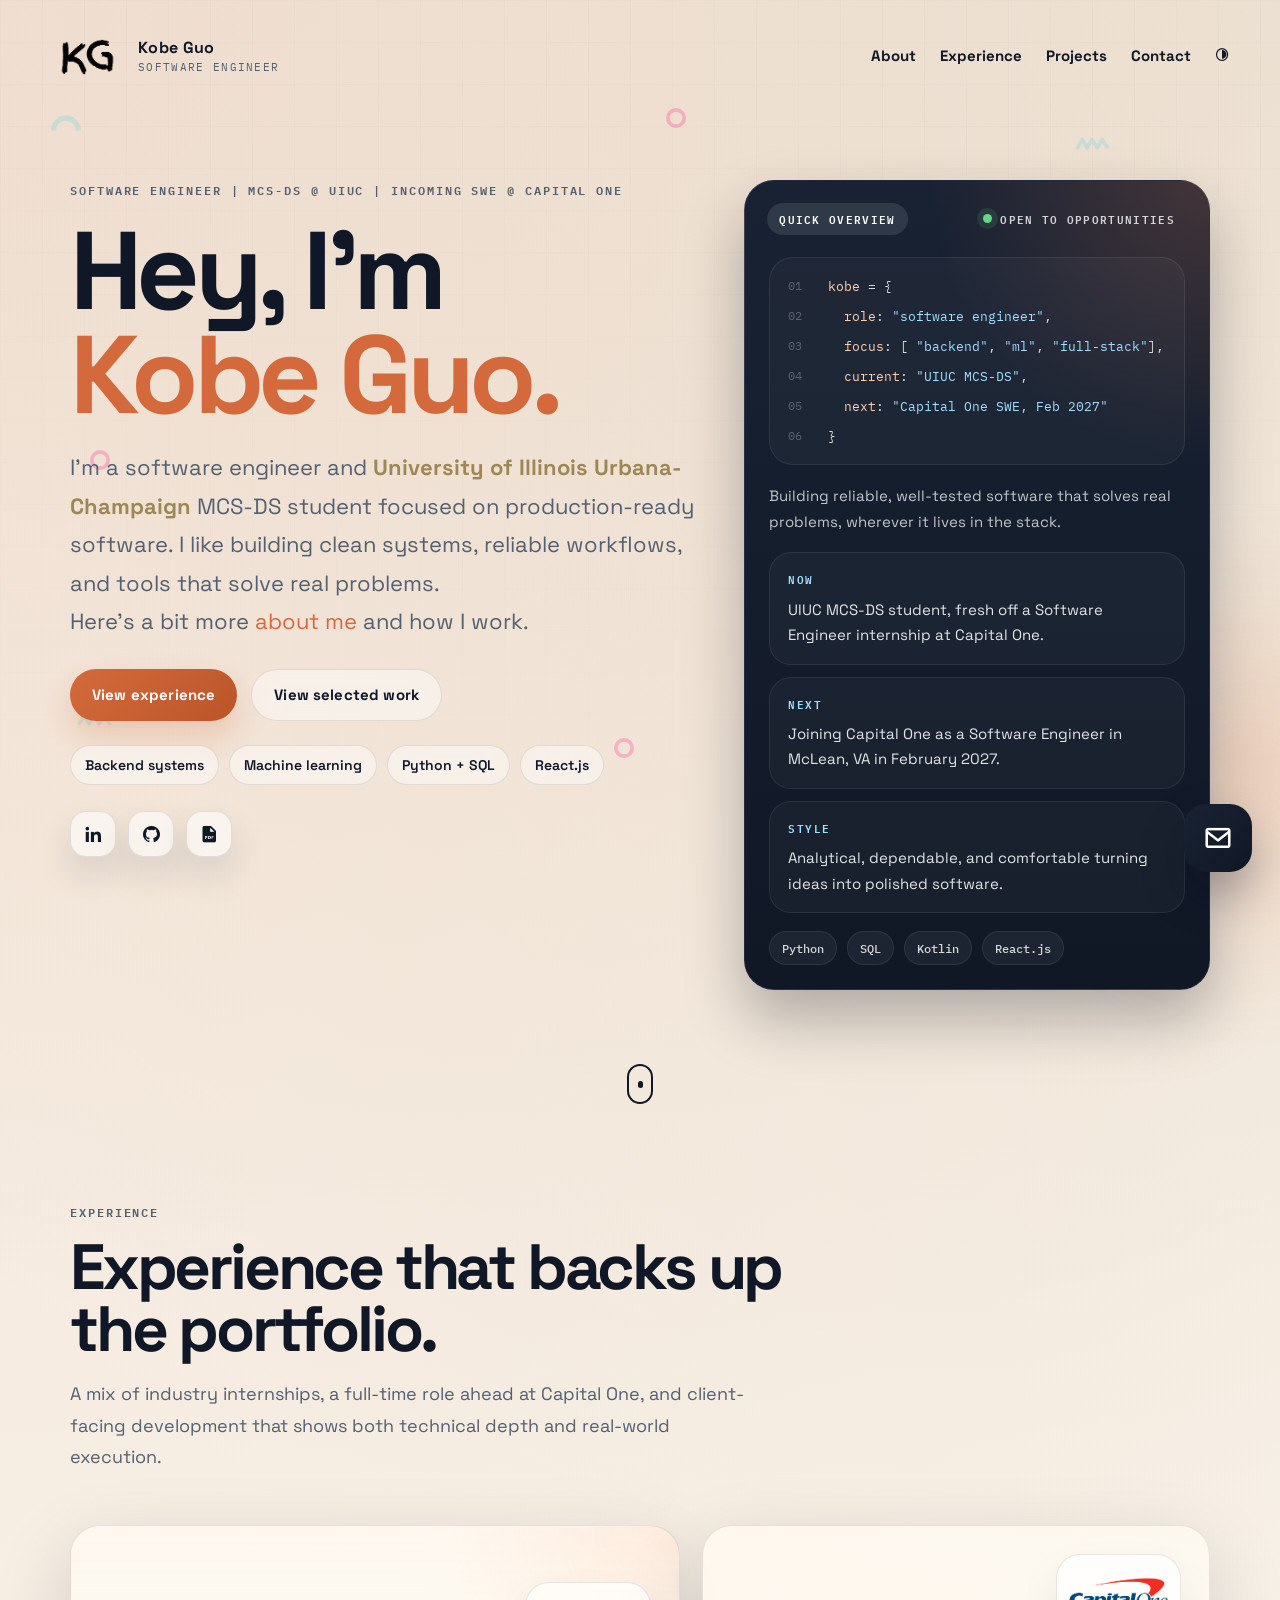
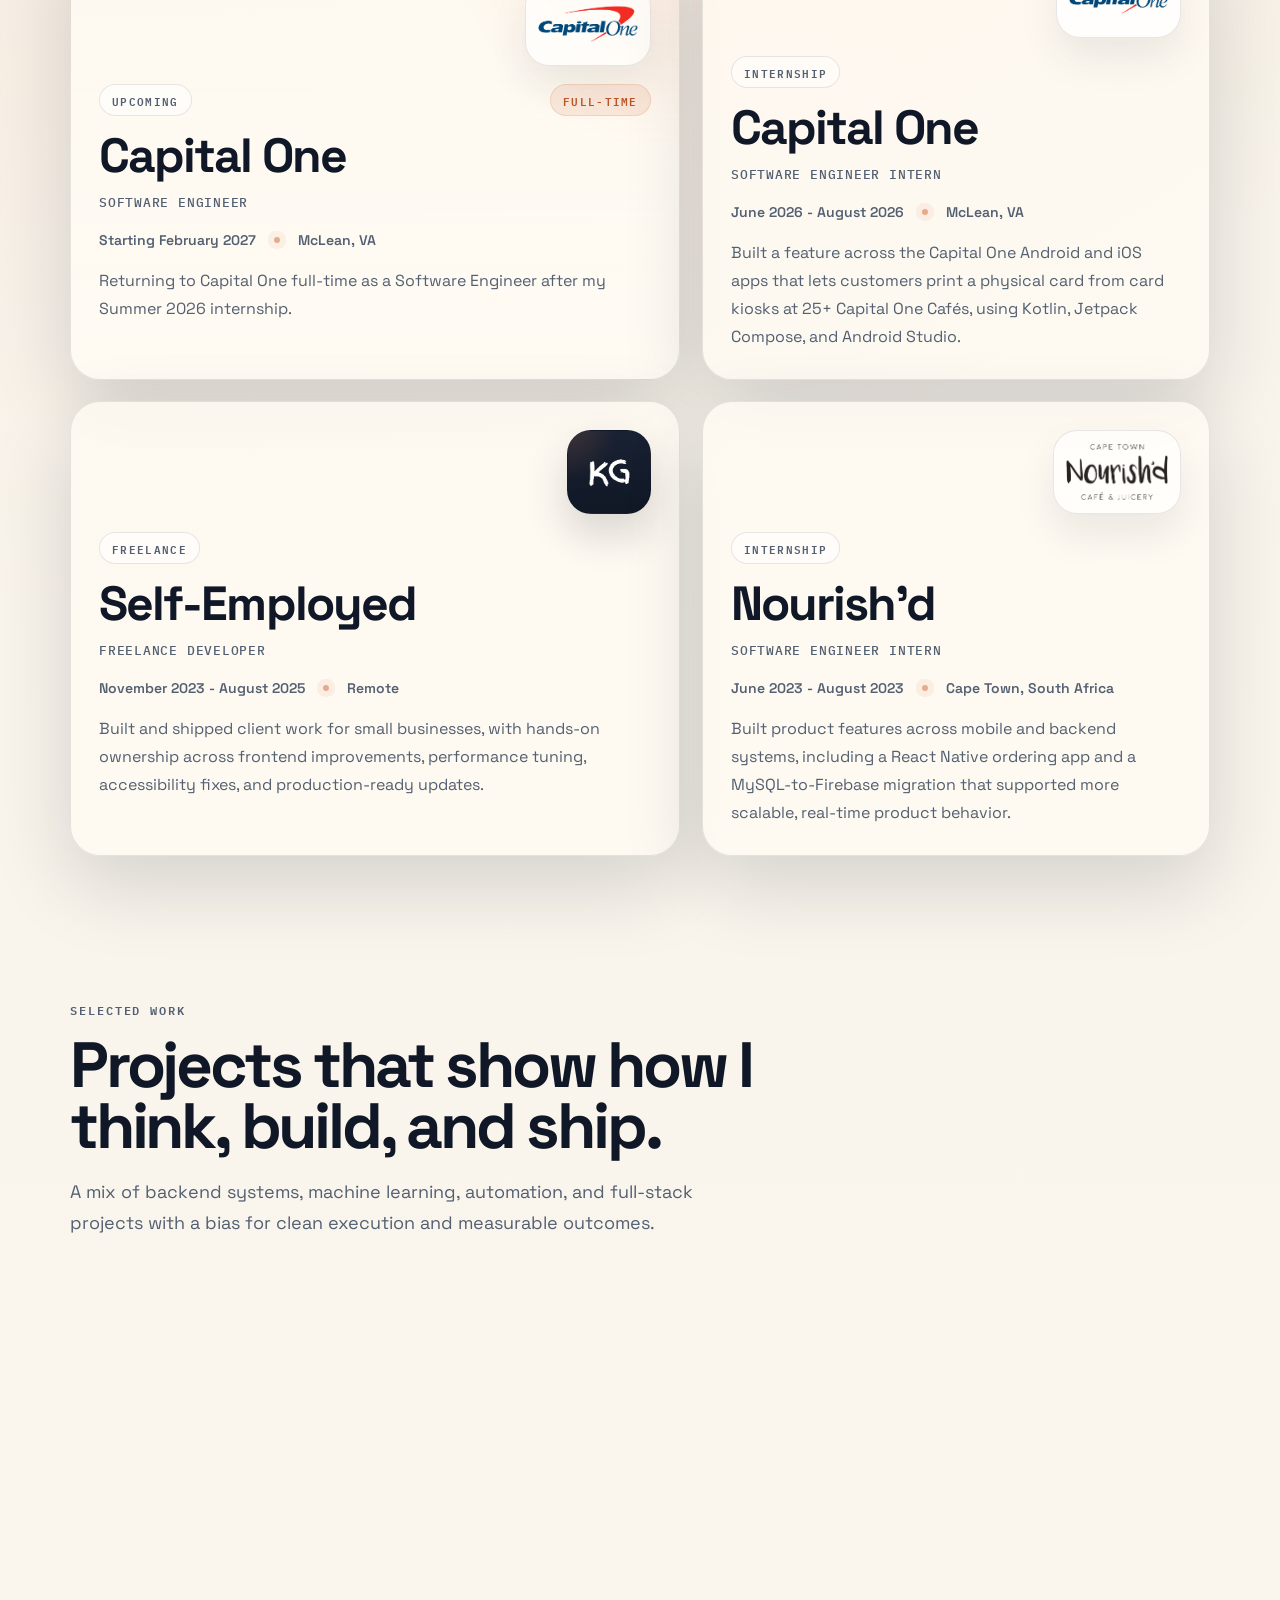
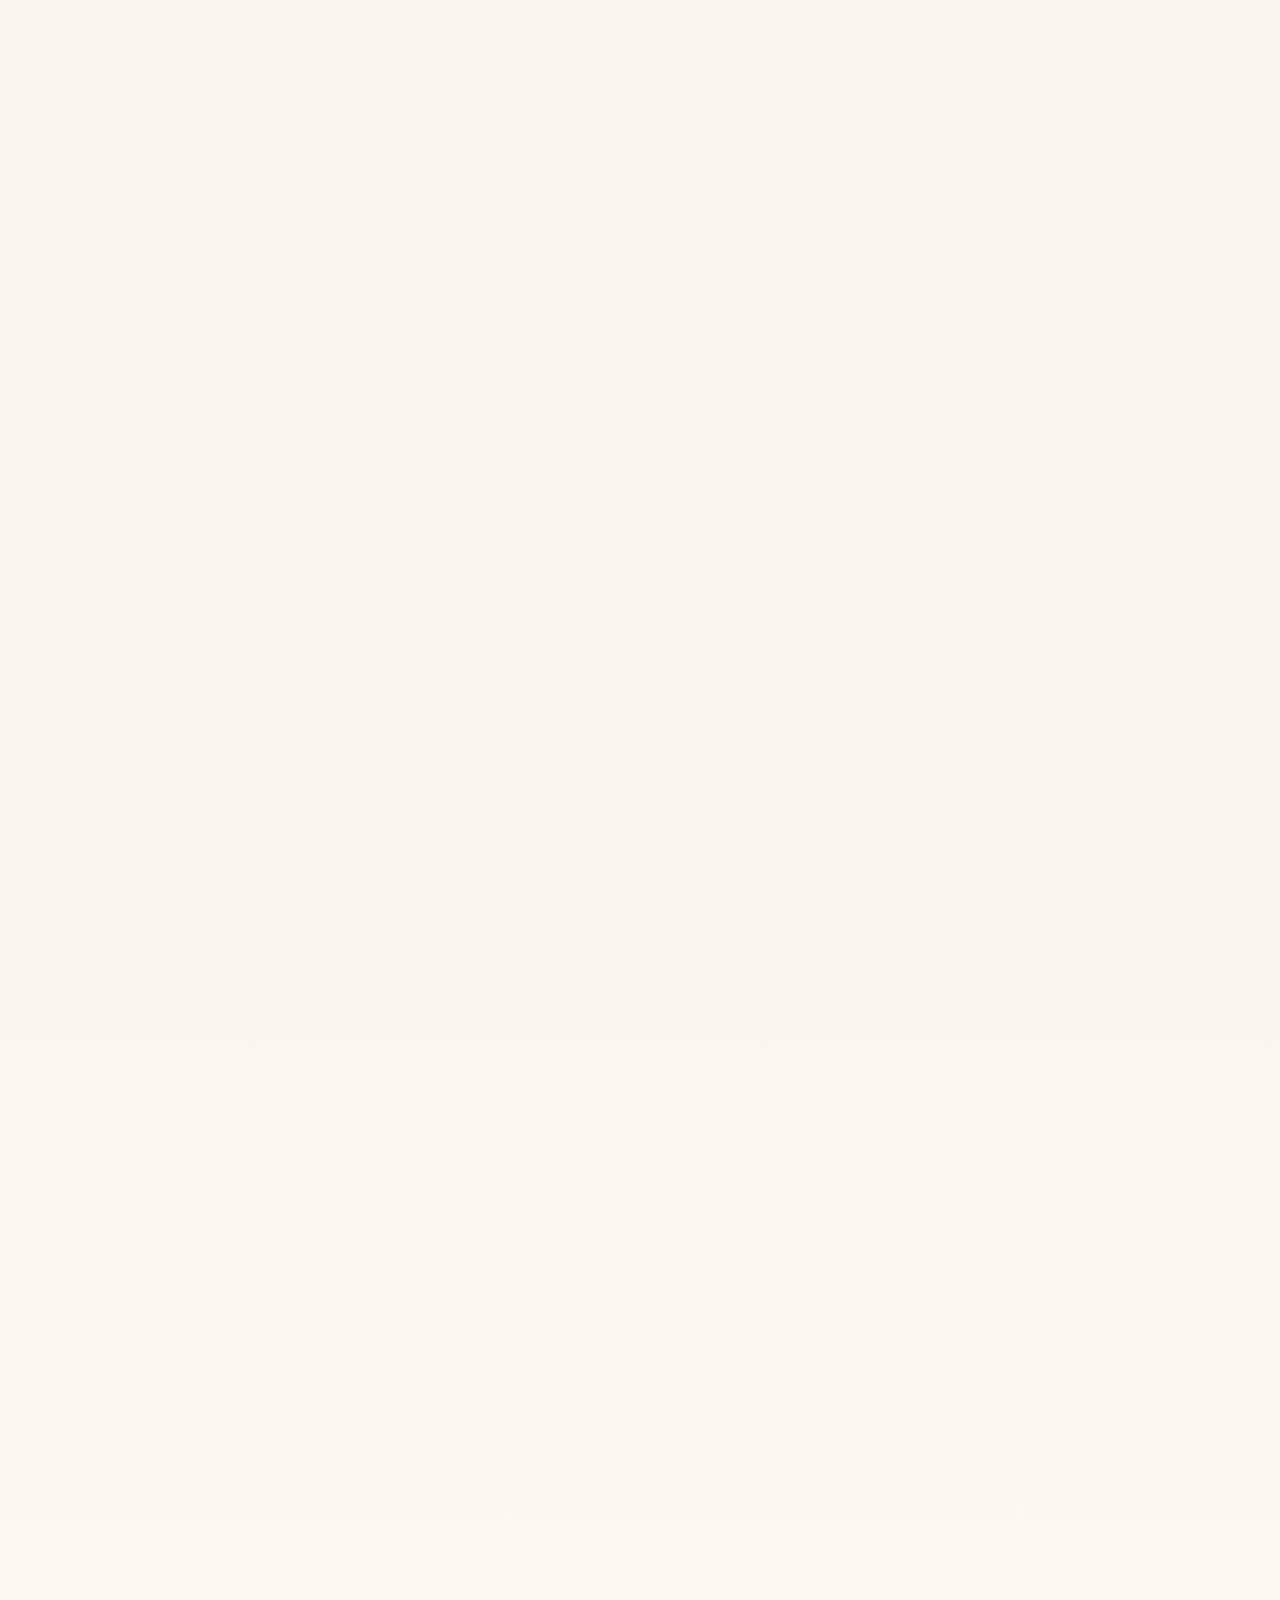
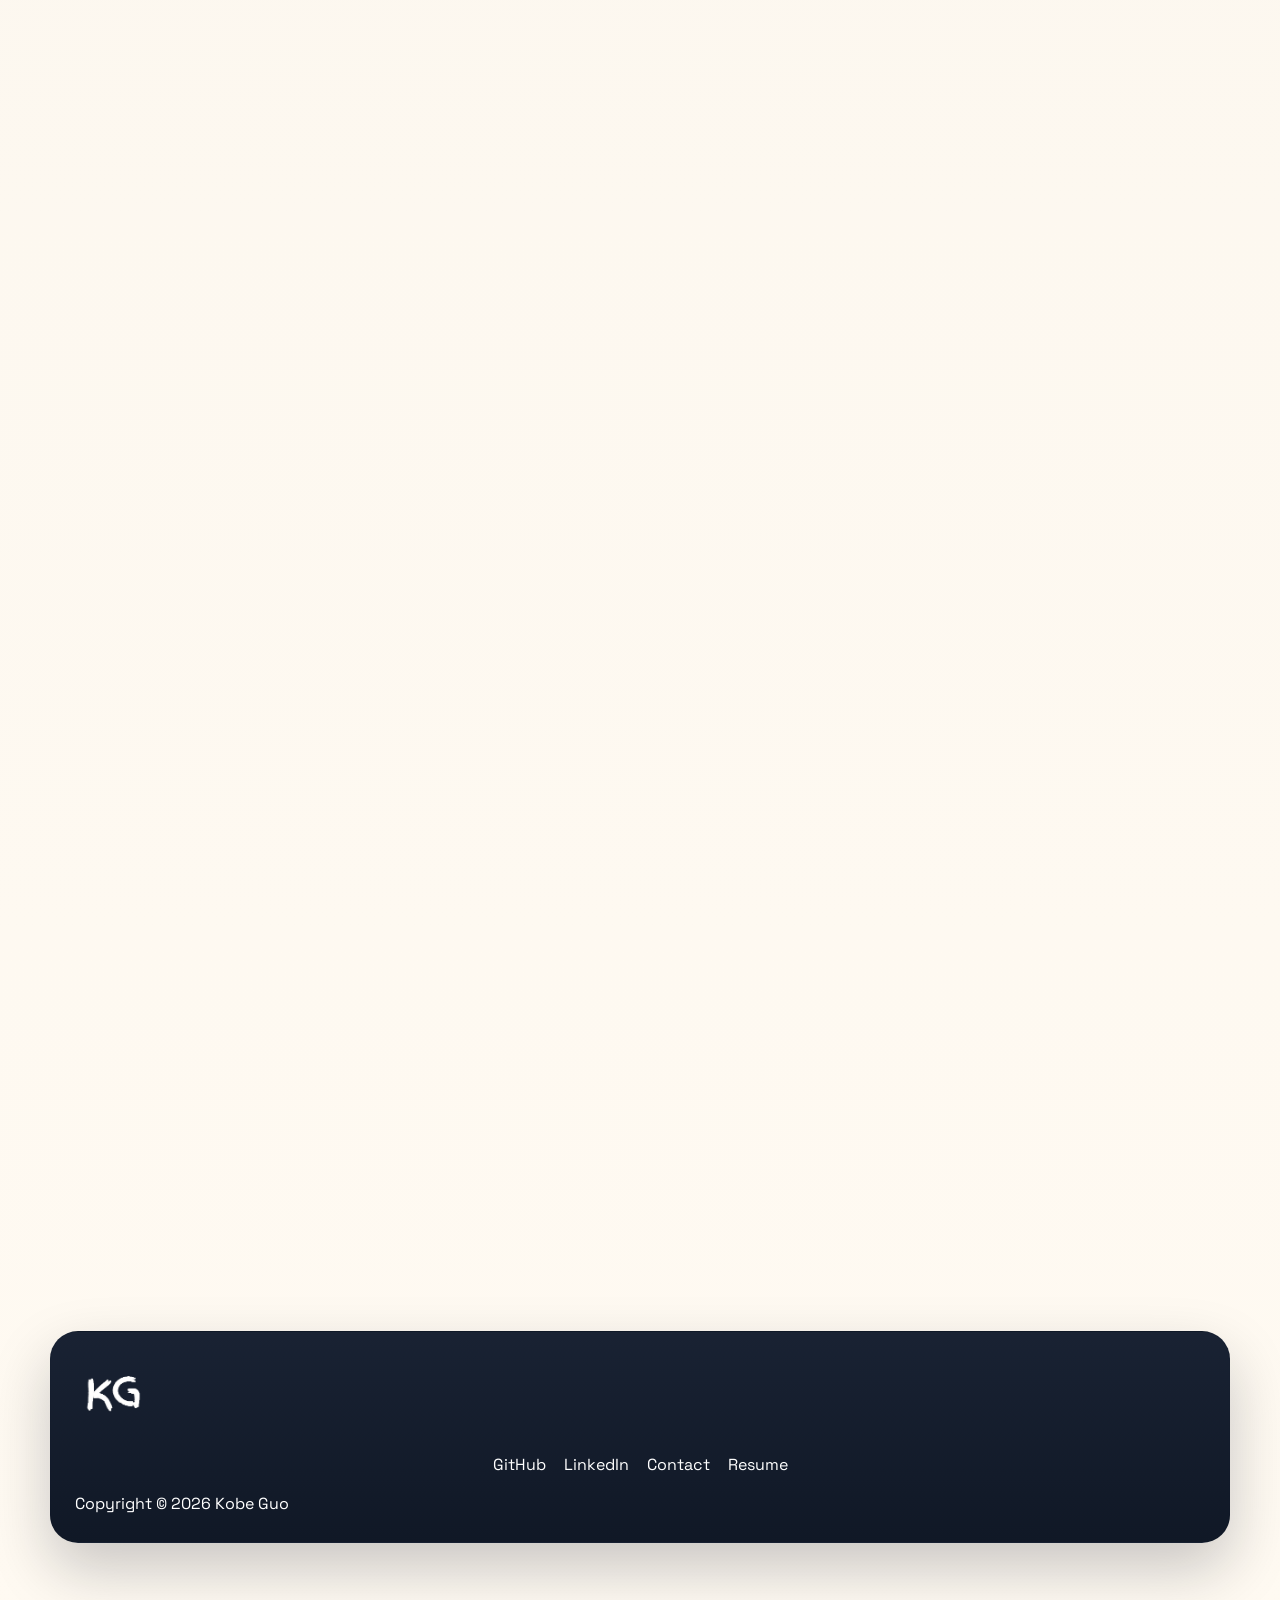
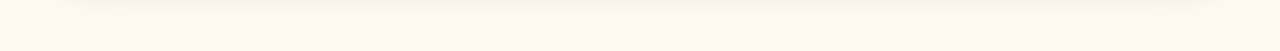
<file: index.html>
<!doctype html>
<html lang="en">
  <head>
    <meta charset="UTF-8" />
    <meta http-equiv="X-UA-Compatible" content="IE=edge" />
    <meta name="viewport" content="width=device-width, initial-scale=1.0" />
    <title>Kobe Guo | Software Engineer</title>
    <meta
      name="description"
      content="Kobe Guo is a software engineer and UIUC MCS-DS student, and an incoming Software Engineer at Capital One, building reliable, production-ready software."
    />
    <meta name="theme-color" content="#f6f1e8" />
    <meta property="og:title" content="Kobe Guo | Software Engineer" />
    <meta
      property="og:description"
      content="Portfolio of Kobe Guo featuring backend, machine learning, automation, and full-stack projects."
    />
    <meta property="og:type" content="website" />
    <meta property="og:url" content="https://kobeguo.com/" />
    <meta
      property="og:image"
      content="https://kobeguo.com/assets/eportfolioss.png"
    />
    <meta name="twitter:card" content="summary_large_image" />
    <meta
      name="twitter:image"
      content="https://kobeguo.com/assets/eportfolioss.png"
    />
    <meta name="twitter:title" content="Kobe Guo | Software Engineer" />
    <meta
      name="twitter:description"
      content="Portfolio of Kobe Guo featuring backend, machine learning, automation, and full-stack projects."
    />
    <link rel="canonical" href="https://kobeguo.com/" />
    <link rel="preconnect" href="https://fonts.googleapis.com" />
    <link rel="preconnect" href="https://fonts.gstatic.com" crossorigin />
    <link rel="stylesheet" href="style.css?v=20261025-1" />
    <link rel="icon" href="./assets/logo.png" type="image/png" />
    <link
      href="https://unpkg.com/boxicons@2.1.4/css/boxicons.min.css"
      rel="stylesheet"
    />
    <script defer src="index.js?v=20261025-1"></script>
    <script type="application/ld+json">
      {
        "@context": "https://schema.org",
        "@type": "Person",
        "name": "Kobe Guo",
        "url": "https://kobeguo.com/",
        "image": "https://kobeguo.com/assets/logo.png",
        "jobTitle": "Software Engineer",
        "email": "mailto:kobe.h.guo@gmail.com",
        "alumniOf": {
          "@type": "CollegeOrUniversity",
          "name": "University of Illinois Urbana-Champaign"
        },
        "knowsAbout": [
          "Software Engineering",
          "Backend Development",
          "Machine Learning",
          "Kotlin",
          "Python",
          "SQL",
          "TensorFlow",
          "React"
        ],
        "sameAs": [
          "https://www.linkedin.com/in/kobeguo/",
          "https://github.com/KobeGuo99"
        ]
      }
    </script>
  </head>

  <body>
    <main>
      <section id="landing-page">
        <nav aria-label="Primary">
          <a href="#landing-page" class="brand-mark" aria-label="Back to top">
            <img
              id="personal-logo"
              src="./assets/logo.png"
              alt="Kobe Guo logo"
              width="168"
              height="145"
              fetchpriority="high"
              decoding="async"
            />
            <span class="brand-mark__text">
              <span class="brand-mark__name">Kobe Guo</span>
              <span class="brand-mark__role">Software Engineer</span>
            </span>
          </a>
          <ul class="nav__link--list">
            <li class="nav__link">
              <button
                type="button"
                class="nav__link--anchor nav__link--button link__hover-effect link__hover-effect--black"
                onclick="toggleModal('about')"
              >
                About
              </button>
            </li>
            <li class="nav__link">
              <a
                href="#experience"
                class="nav__link--anchor link__hover-effect link__hover-effect--black"
              >
                Experience
              </a>
            </li>
            <li class="nav__link">
              <a
                href="#projects"
                class="nav__link--anchor link__hover-effect link__hover-effect--black"
              >
                Projects
              </a>
            </li>
            <li class="nav__link">
              <button
                type="button"
                class="nav__link--anchor nav__link--button link__hover-effect link__hover-effect--black"
                onclick="toggleModal('contact')"
              >
                Contact
              </button>
            </li>
            <li class="nav__link">
              <button
                id="theme-toggle"
                type="button"
                class="nav__link--anchor nav__link--button click link__hover-effect link__hover-effect--black"
                onclick="toggleContrast()"
                aria-label="Toggle dark mode"
                aria-pressed="false"
              >
                <i class="bx bx-adjust" aria-hidden="true"></i>
              </button>
            </li>
          </ul>
        </nav>

        <header class="header">
          <div class="header__content">
            <div class="header__copy">
              <p class="header__eyebrow">
                Software Engineer | MCS-DS @ UIUC | Incoming SWE @ Capital One
              </p>
              <h1 class="title">
                Hey, I&apos;m <span class="orange">Kobe Guo.</span>
              </h1>
              <p class="header__para">
                I&apos;m a software engineer and
                <b class="school-accent"
                  >University of Illinois Urbana-Champaign</b
                >
                MCS-DS student focused on production-ready software.
                I like building clean systems,
                reliable workflows, and tools that solve real problems.
                <br />
                Here&apos;s a bit more
                <button
                  type="button"
                  class="text-button orange click"
                  onclick="toggleModal('about')"
                >
                  about me
                </button>
                and how I work.
              </p>
              <div class="header__actions">
                <a href="#experience" class="button button--primary"
                  >View experience</a
                >
                <a href="#projects" class="button button--secondary"
                  >View selected work</a
                >
              </div>
              <ul class="header__pill-list" aria-label="Core strengths">
                <li class="header__pill">Backend systems</li>
                <li class="header__pill">Machine learning</li>
                <li class="header__pill">Python + SQL</li>
                <li class="header__pill">React.js</li>
              </ul>
              <div class="social__list" aria-label="Social links">
                <a
                  href="https://www.linkedin.com/in/kobeguo/"
                  target="_blank"
                  rel="noopener noreferrer"
                  class="social__link click"
                  aria-label="View Kobe Guo on LinkedIn"
                >
                  <i class="bx bxl-linkedin" aria-hidden="true"></i>
                </a>
                <a
                  href="https://github.com/KobeGuo99"
                  target="_blank"
                  rel="noopener noreferrer"
                  class="social__link click"
                  aria-label="View Kobe Guo on GitHub"
                >
                  <i class="bx bxl-github" aria-hidden="true"></i>
                </a>
                <a
                  href="./assets/resume.pdf"
                  target="_blank"
                  rel="noopener noreferrer"
                  class="social__link click"
                  aria-label="Open Kobe Guo resume PDF"
                >
                  <i class="bx bxs-file-pdf" aria-hidden="true"></i>
                </a>
              </div>
            </div>

            <aside class="hero__spotlight" aria-label="Professional overview">
              <div class="hero__card hero__card--code">
                <div class="hero__card-top">
                  <span class="hero__card-chip">Quick overview</span>
                  <span class="hero__card-status">
                    <span class="hero__card-status-dot"></span>
                    Open to opportunities
                  </span>
                </div>
                <div class="hero__summary">
                  <div
                    class="hero__summary-snippet"
                    aria-label="Quick code overview"
                  >
                    <span class="hero__summary-line">
                      <span class="hero__summary-line-number" aria-hidden="true"
                        >01</span
                      >
                      <span class="hero__summary-line-text"
                        ><span class="hero__summary-key">kobe</span> =
                        &#123;</span
                      >
                    </span>
                    <span class="hero__summary-line">
                      <span class="hero__summary-line-number" aria-hidden="true"
                        >02</span
                      >
                      <span class="hero__summary-line-text"
                        >&nbsp;&nbsp;<span class="hero__summary-key">role</span
                        >:
                        <span class="hero__summary-value"
                          >&quot;software engineer&quot;</span
                        >,</span
                      >
                    </span>
                    <span class="hero__summary-line">
                      <span class="hero__summary-line-number" aria-hidden="true"
                        >03</span
                      >
                      <span class="hero__summary-line-text"
                        >&nbsp;&nbsp;<span class="hero__summary-key">focus</span
                        >: [
                        <span class="hero__summary-value"
                          >&quot;backend&quot;</span
                        >,
                        <span class="hero__summary-value">&quot;ml&quot;</span>,
                        <span class="hero__summary-value"
                          >&quot;full-stack&quot;</span
                        >],</span
                      >
                    </span>
                    <span class="hero__summary-line">
                      <span class="hero__summary-line-number" aria-hidden="true"
                        >04</span
                      >
                      <span class="hero__summary-line-text"
                        >&nbsp;&nbsp;<span class="hero__summary-key"
                          >current</span
                        >:
                        <span class="hero__summary-value"
                          >&quot;UIUC MCS-DS&quot;</span
                        >,</span
                      >
                    </span>
                    <span class="hero__summary-line">
                      <span class="hero__summary-line-number" aria-hidden="true"
                        >05</span
                      >
                      <span class="hero__summary-line-text"
                        >&nbsp;&nbsp;<span class="hero__summary-key">next</span
                        >:
                        <span class="hero__summary-value"
                          >&quot;Capital One SWE, Feb 2027&quot;</span
                        ></span
                      >
                    </span>
                    <span class="hero__summary-line">
                      <span class="hero__summary-line-number" aria-hidden="true"
                        >06</span
                      >
                      <span class="hero__summary-line-text">&#125;</span>
                    </span>
                  </div>
                  <p class="hero__summary-copy">
                    Building reliable, well-tested software that solves real
                    problems, wherever it lives in the stack.
                  </p>
                  <div
                    class="hero__summary-grid"
                    aria-label="Professional summary"
                  >
                    <div class="hero__summary-item">
                      <p class="hero__summary-label">Now</p>
                      <p class="hero__summary-text">
                        UIUC MCS-DS student, fresh off a Software Engineer
                        internship at Capital One.
                      </p>
                    </div>
                    <div class="hero__summary-item">
                      <p class="hero__summary-label">Next</p>
                      <p class="hero__summary-text">
                        Joining Capital One as a Software Engineer in McLean,
                        VA in February 2027.
                      </p>
                    </div>
                    <div class="hero__summary-item">
                      <p class="hero__summary-label">Style</p>
                      <p class="hero__summary-text">
                        Analytical, dependable, and comfortable turning ideas
                        into polished software.
                      </p>
                    </div>
                  </div>
                  <div
                    class="hero__summary-pills"
                    aria-label="Technical toolkit"
                  >
                    <span class="hero__summary-pill">Python</span>
                    <span class="hero__summary-pill">SQL</span>
                    <span class="hero__summary-pill">Kotlin</span>
                    <span class="hero__summary-pill">React.js</span>
                  </div>
                </div>
              </div>
            </aside>
          </div>
        </header>

        <button
          type="button"
          class="mail__btn click"
          onclick="toggleModal('contact')"
          aria-label="Open contact form"
        >
          <i class="bx bx-envelope" aria-hidden="true"></i>
        </button>

        <a href="#experience" class="scroll" aria-label="Scroll to experience">
          <div class="scroll__icon click" aria-hidden="true"></div>
        </a>

        <div
          class="modal__backdrop"
          onclick="toggleModal()"
          aria-hidden="true"
        ></div>

        <div
          class="modal"
          id="site-modal"
          role="dialog"
          aria-modal="true"
          aria-hidden="true"
          aria-labelledby="modal-title"
          aria-describedby="modal-description"
          tabindex="-1"
        >
          <div class="modal__half modal__about">
            <h2 class="modal__title modal__title--about" id="modal-title">
              Here&apos;s a bit about me.
            </h2>
            <h3 class="modal__sub-title modal__sub-title--about">
              Graduate student at the University of Illinois Urbana-Champaign.
            </h3>
            <p class="modal__para" id="modal-description">
              I&apos;m a software engineer pursuing a Master of Computer Science
              in Data Science, focused on building reliable, production-ready
              software. My strongest tools are
              <b class="orange">Python</b>, <b class="orange">SQL</b>,
              <b class="orange">TensorFlow</b>, <b class="orange">Kotlin</b>,
              <b class="orange">JavaScript</b>, and
              <b class="orange">React.js</b>.
            </p>
            <div class="modal__languages" aria-label="Technical skills">
              <figure class="modal__language">
                <img
                  class="modal__language--img"
                  src="./assets/skill-python.svg"
                  alt="Python logo"
                  loading="lazy"
                />
                <span class="language__name">Python</span>
              </figure>
              <figure class="modal__language">
                <img
                  class="modal__language--img"
                  src="./assets/skill-tensorflow.svg"
                  alt="TensorFlow logo"
                  loading="lazy"
                />
                <span class="language__name">TensorFlow</span>
              </figure>
              <figure class="modal__language">
                <img
                  class="modal__language--img"
                  src="./assets/skill-postgresql.svg"
                  alt="PostgreSQL logo"
                  loading="lazy"
                />
                <span class="language__name">PostgreSQL</span>
              </figure>
              <figure class="modal__language">
                <img
                  class="modal__language--img"
                  src="./assets/skill-react.svg"
                  alt="React logo"
                  loading="lazy"
                />
                <span class="language__name">React.js</span>
              </figure>
              <figure class="modal__language">
                <img
                  class="modal__language--img"
                  src="./assets/skill-javascript.svg"
                  alt="JavaScript logo"
                  loading="lazy"
                />
                <span class="language__name">JavaScript</span>
              </figure>
              <figure class="modal__language">
                <img
                  class="modal__language--img"
                  src="./assets/skill-kotlin.svg"
                  alt="Kotlin logo"
                  loading="lazy"
                />
                <span class="language__name">Kotlin</span>
              </figure>
            </div>
          </div>

          <div class="modal__half modal__contact">
            <button
              type="button"
              class="modal__exit click"
              onclick="toggleModal()"
              aria-label="Close dialog"
            >
              <i class="bx bx-x" aria-hidden="true"></i>
            </button>
            <h2 class="modal__title modal__title--contact">
              Let&apos;s have a chat.
            </h2>
            <p class="modal__sub-title modal__sub-title--contact">
              I&apos;m always happy to talk software engineering, new projects,
              or collaboration.
            </p>
            <p class="contact__direct">
              Prefer email?
              <a class="contact__direct-link" href="mailto:kobe.h.guo@gmail.com"
                >kobe.h.guo@gmail.com</a
              >
            </p>
            <form id="contact__form" onsubmit="contact(event)">
              <div class="form__item">
                <label class="form__item--label" for="contact-name">Name</label>
                <input
                  class="input"
                  id="contact-name"
                  name="name"
                  type="text"
                  autocomplete="name"
                  required
                />
              </div>
              <div class="form__item">
                <label class="form__item--label" for="contact-email"
                  >Email</label
                >
                <input
                  class="input"
                  id="contact-email"
                  name="email"
                  type="email"
                  autocomplete="email"
                  required
                />
              </div>
              <div class="form__item">
                <label class="form__item--label" for="contact-message"
                  >Message</label
                >
                <textarea
                  class="input"
                  id="contact-message"
                  name="message"
                  required
                ></textarea>
              </div>
              <input
                class="form__honeypot"
                name="_honey"
                type="text"
                tabindex="-1"
                autocomplete="off"
                aria-hidden="true"
              />
              <button id="contact__submit" class="form__submit" type="submit">
                Send it my way
              </button>
              <p
                class="contact__status"
                id="contact__status"
                aria-live="polite"
              ></p>
            </form>
            <div
              class="modal__overlay modal__overlay--loading"
              aria-hidden="true"
            >
              <i class="bx bx-loader-circle" aria-hidden="true"></i>
            </div>
            <div
              class="modal__overlay modal__overlay--success"
              aria-hidden="true"
            >
              Thanks for the message! Looking forward to speaking with you soon.
            </div>
          </div>
        </div>

        <img
          src="./assets/semi circle.svg"
          class="shape shape--0"
          alt=""
          aria-hidden="true"
        />
        <img
          src="./assets/circle.svg"
          class="shape shape--1"
          alt=""
          aria-hidden="true"
        />
        <img
          src="./assets/squiggly.svg"
          class="shape shape--2"
          alt=""
          aria-hidden="true"
        />
        <img
          src="./assets/circle.svg"
          class="shape shape--3"
          alt=""
          aria-hidden="true"
        />
        <img
          src="./assets/triangle.svg"
          class="shape shape--4"
          alt=""
          aria-hidden="true"
        />
        <img
          src="./assets/circle.svg"
          class="shape shape--5"
          alt=""
          aria-hidden="true"
        />
        <img
          src="./assets/squiggly.svg"
          class="shape shape--6"
          alt=""
          aria-hidden="true"
        />
        <img
          src="./assets/circle.svg"
          class="shape shape--7"
          alt=""
          aria-hidden="true"
        />
        <img
          src="./assets/semi circle.svg"
          class="shape shape--8"
          alt=""
          aria-hidden="true"
        />
      </section>

      <section id="experience" aria-labelledby="experience-title">
        <div class="container">
          <div class="row">
            <div class="section__copy">
              <p class="section__eyebrow">Experience</p>
              <h2 class="section__title" id="experience-title">
                Experience that backs up the portfolio.
              </h2>
              <p class="section__lead">
                A mix of industry internships, a full-time role ahead at
                Capital One, and client-facing development that shows both
                technical depth and real-world execution.
              </p>
            </div>

            <div class="experience__grid">
              <article class="experience__card experience__card--featured">
                <div class="experience__brand">
                  <div class="experience__logo-wrap">
                    <img
                      src="./assets/Capital-One-Logo.png"
                      alt="Capital One logo"
                      class="experience__logo"
                    />
                  </div>
                </div>
                <div class="experience__card-top">
                  <span class="experience__eyebrow">Upcoming</span>
                  <span class="experience__badge">Full-time</span>
                </div>
                <h3 class="experience__title">Capital One</h3>
                <p class="experience__role">Software Engineer</p>
                <div class="experience__meta">
                  <span>Starting February 2027</span>
                  <span class="experience__separator" aria-hidden="true"></span>
                  <span>McLean, VA</span>
                </div>
                <p class="experience__description">
                  Returning to Capital One full-time as a Software Engineer after
                  my Summer 2026 internship.
                </p>
              </article>

              <article class="experience__card">
                <div class="experience__brand">
                  <div class="experience__logo-wrap">
                    <img
                      src="./assets/Capital-One-Logo.png"
                      alt="Capital One logo"
                      class="experience__logo"
                    />
                  </div>
                </div>
                <div class="experience__card-top">
                  <span class="experience__eyebrow">Internship</span>
                </div>
                <h3 class="experience__title">Capital One</h3>
                <p class="experience__role">Software Engineer Intern</p>
                <div class="experience__meta">
                  <span>June 2026 - August 2026</span>
                  <span class="experience__separator" aria-hidden="true"></span>
                  <span>McLean, VA</span>
                </div>
                <p class="experience__description">
                  Built a feature across the Capital One Android and iOS apps
                  that lets customers print a physical card from card kiosks at
                  25+ Capital One Caf&eacute;s, using Kotlin, Jetpack Compose,
                  and Android Studio.
                </p>
              </article>

              <article class="experience__card">
                <div class="experience__brand">
                  <div
                    class="experience__logo-wrap experience__logo-wrap--brand"
                  >
                    <img
                      src="./assets/logo.png"
                      alt="Kobe Guo logo"
                      class="experience__logo"
                    />
                  </div>
                </div>
                <div class="experience__card-top">
                  <span class="experience__eyebrow">Freelance</span>
                </div>
                <h3 class="experience__title">Self-Employed</h3>
                <p class="experience__role">Freelance Developer</p>
                <div class="experience__meta">
                  <span>November 2023 - August 2025</span>
                  <span class="experience__separator" aria-hidden="true"></span>
                  <span>Remote</span>
                </div>
                <p class="experience__description">
                  Built and shipped client work for small businesses, with
                  hands-on ownership across frontend improvements, performance
                  tuning, accessibility fixes, and production-ready updates.
                </p>
              </article>

              <article class="experience__card">
                <div class="experience__brand">
                  <div class="experience__logo-wrap">
                    <img
                      src="./assets/nourishd_logo.png"
                      alt="Nourish'd logo"
                      class="experience__logo"
                    />
                  </div>
                </div>
                <div class="experience__card-top">
                  <span class="experience__eyebrow">Internship</span>
                </div>
                <h3 class="experience__title">Nourish&apos;d</h3>
                <p class="experience__role">Software Engineer Intern</p>
                <div class="experience__meta">
                  <span>June 2023 - August 2023</span>
                  <span class="experience__separator" aria-hidden="true"></span>
                  <span>Cape Town, South Africa</span>
                </div>
                <p class="experience__description">
                  Built product features across mobile and backend systems,
                  including a React Native ordering app and a MySQL-to-Firebase
                  migration that supported more scalable, real-time product
                  behavior.
                </p>
              </article>
            </div>
          </div>
        </div>
      </section>

      <section id="projects" aria-labelledby="projects-title">
        <div class="container">
          <div class="row">
            <div class="section__copy">
              <p class="section__eyebrow">Selected Work</p>
              <h2 class="section__title" id="projects-title">
                Projects that show how I think, build, and ship.
              </h2>
              <p class="section__lead">
                A mix of backend systems, machine learning, automation, and
                full-stack projects with a bias for clean execution
                and measurable outcomes.
              </p>
            </div>
            <ul class="project__list">
              <li class="project">
                <div class="project__wrapper">
                  <img
                    src="./assets/LinkLift.png"
                    class="project__img"
                    alt="Preview of the LinkLift URL shortener project"
                    width="2428"
                    height="1644"
                    decoding="async"
                    loading="lazy"
                  />
                  <div class="project__wrapper--bg"></div>
                  <div class="project__description">
                    <div class="project__meta">
                      <span class="project__number">01</span>
                      <span class="project__impact"
                        >Production backend system</span
                      >
                    </div>
                    <h3 class="project__description--title">
                      LinkLift - URL Shortener
                    </h3>
                    <p class="project__description--sub-title">
                      Redis, PostgreSQL, React, Tailwind CSS, Docker, AWS EC2
                    </p>
                    <ul class="project__bullet-list">
                      <li>
                        Built a production URL shortener implementing the
                        cache-aside pattern with Redis and PostgreSQL, achieving
                        5,998 req/sec at 50ms p99 latency under 100 concurrent
                        connections.
                      </li>
                      <li>
                        Implemented Redis-backed rate limiting at 10 req/min per
                        IP and async click analytics tracking user-agent, IP,
                        and timestamp per redirect.
                      </li>
                      <li>
                        Deployed to AWS EC2 with Docker Compose, pm2 process
                        management, automated startup migrations, and a
                        React/Tailwind frontend served in production.
                      </li>
                    </ul>
                    <div class="project__description--links">
                      <a
                        href="https://github.com/KobeGuo99/url-shortener"
                        target="_blank"
                        rel="noopener noreferrer"
                        class="project__description--link"
                        aria-label="View LinkLift URL shortener source code on GitHub"
                      >
                        Code
                        <i class="bx bxl-github" aria-hidden="true"></i>
                      </a>
                      <a
                        href="./linklift.html"
                        class="project__description--link"
                        aria-label="Read the LinkLift cache-aside writeup"
                      >
                        Writeup
                        <i class="bx bx-link-external" aria-hidden="true"></i>
                      </a>
                      <a
                        href="https://3.219.205.122/"
                        target="_blank"
                        rel="noopener noreferrer"
                        class="project__description--link"
                        aria-label="Open the live LinkLift URL shortener"
                      >
                        Live demo
                        <i class="bx bx-link-external" aria-hidden="true"></i>
                      </a>
                    </div>
                  </div>
                </div>
              </li>
              <li class="project">
                <div class="project__wrapper">
                  <img
                    src="./assets/uls23pic.jpg"
                    class="project__img"
                    alt="Preview of the Universal Lesion Segmentation Challenge 2023 project"
                    width="1600"
                    height="1181"
                    decoding="async"
                    loading="lazy"
                  />
                  <div class="project__wrapper--bg"></div>
                  <div class="project__description">
                    <div class="project__meta">
                      <span class="project__number">02</span>
                      <span class="project__impact"
                        >Machine learning project</span
                      >
                    </div>
                    <h3 class="project__description--title">
                      Universal Lesion Segmentation Challenge 2023
                    </h3>
                    <p class="project__description--sub-title">
                      Python, TensorFlow, Keras
                    </p>
                    <p class="project__description--para">
                      Collaborated with a multidisciplinary team to fine-tune
                      medical image segmentation models on hospital bone
                      datasets, achieving a 0.87 Dice score for lesion
                      segmentation.
                    </p>
                    <div class="project__description--links">
                      <a
                        href="https://github.com/KWFredShi/ULS2023NGKD"
                        target="_blank"
                        rel="noopener noreferrer"
                        class="project__description--link"
                        aria-label="View Universal Lesion Segmentation Challenge 2023 source code on GitHub"
                      >
                        Code
                        <i class="bx bxl-github" aria-hidden="true"></i>
                      </a>
                      <a
                        href="https://drive.google.com/file/d/1BvOKUAubBquhk-vgts6W2vDbpyU9CCaT/view?usp=sharing"
                        target="_blank"
                        rel="noopener noreferrer"
                        class="project__description--link"
                        aria-label="View Universal Lesion Segmentation Challenge 2023 project presentation"
                      >
                        Presentation
                        <i class="bx bx-link-external" aria-hidden="true"></i>
                      </a>
                    </div>
                  </div>
                </div>
              </li>
              <li class="project">
                <div class="project__wrapper">
                  <img
                    src="./assets/twitter-clone.png"
                    class="project__img"
                    alt="Preview of the Twitter Clone project"
                    width="1294"
                    height="745"
                    decoding="async"
                    loading="lazy"
                  />
                  <div class="project__wrapper--bg"></div>
                  <div class="project__description">
                    <div class="project__meta">
                      <span class="project__number">03</span>
                      <span class="project__impact"
                        >Full-stack application</span
                      >
                    </div>
                    <h3 class="project__description--title">Twitter Clone</h3>
                    <p class="project__description--sub-title">
                      Next.js, React, JavaScript, Firebase, Redux, Tailwind CSS
                    </p>
                    <p class="project__description--para">
                      Built a Next.js social app with Firebase authentication,
                      live post updates, Redux state management, and a
                      Tailwind-based interface deployed on Vercel.
                    </p>
                    <div class="project__description--links">
                      <a
                        href="https://github.com/KobeGuo99/Twitter-Clone"
                        target="_blank"
                        rel="noopener noreferrer"
                        class="project__description--link"
                        aria-label="View Twitter Clone source code on GitHub"
                      >
                        Code
                        <i class="bx bxl-github" aria-hidden="true"></i>
                      </a>
                      <a
                        href="https://twitter-clone-8w1z.vercel.app/"
                        target="_blank"
                        rel="noopener noreferrer"
                        class="project__description--link"
                        aria-label="Open the live Twitter Clone demo"
                      >
                        Live demo
                        <i class="bx bx-link-external" aria-hidden="true"></i>
                      </a>
                    </div>
                  </div>
                </div>
              </li>
              <li class="project">
                <div class="project__wrapper">
                  <img
                    src="./assets/Feralands.jpg"
                    class="project__img"
                    alt="Preview of the Feralands 2D Action RPG project"
                    width="2110"
                    height="1184"
                    decoding="async"
                    loading="lazy"
                  />
                  <div class="project__wrapper--bg"></div>
                  <div class="project__description">
                    <div class="project__meta">
                      <span class="project__number">04</span>
                      <span class="project__impact"
                        >Custom gameplay systems</span
                      >
                    </div>
                    <h3 class="project__description--title">
                      Feralands 2D Action RPG
                    </h3>
                    <p class="project__description--sub-title">
                      GameMaker Studio, GML
                    </p>
                    <p class="project__description--para">
                      Built custom movement, combat, inventory, and game-state
                      systems in GML, separating player actions from persistent
                      state so the RPG loop stayed easier to tune.
                    </p>
                    <div class="project__description--links">
                      <a
                        href="https://github.com/KobeGuo99/Feralands"
                        target="_blank"
                        rel="noopener noreferrer"
                        class="project__description--link"
                        aria-label="View Feralands source code on GitHub"
                      >
                        Code
                        <i class="bx bxl-github" aria-hidden="true"></i>
                      </a>
                      <a
                        href="https://gx.games/games/3i7r05/feralands-2d-rpg/tracks/7aa32faa-b0e0-4705-a0a2-c40b3570eff1/"
                        target="_blank"
                        rel="noopener noreferrer"
                        class="project__description--link"
                        aria-label="Play the Feralands project demo"
                      >
                        Play demo
                        <i class="bx bx-link-external" aria-hidden="true"></i>
                      </a>
                    </div>
                  </div>
                </div>
              </li>
              <li class="project">
                <div class="project__wrapper">
                  <img
                    src="./assets/tiktok.jpg"
                    class="project__img"
                    alt="Preview of the TikTok Video Scraper project"
                    width="970"
                    height="545"
                    decoding="async"
                    loading="lazy"
                  />
                  <div class="project__wrapper--bg"></div>
                  <div class="project__description">
                    <div class="project__meta">
                      <span class="project__number">05</span>
                      <span class="project__impact">Automation + scraping</span>
                    </div>
                    <h3 class="project__description--title">
                      TikTok Video Scraper
                    </h3>
                    <p class="project__description--sub-title">
                      Python, BeautifulSoup, Selenium
                    </p>
                    <p class="project__description--para">
                      Developed a scraper that navigates TikTok pages, parses
                      relevant HTML, and collects video links for download
                      workflows. The project sharpened my skills in browser
                      automation and resilient scraping.
                    </p>
                    <div class="project__description--links">
                      <a
                        href="https://github.com/KobeGuo99/TikTok-Video-Scraper"
                        target="_blank"
                        rel="noopener noreferrer"
                        class="project__description--link"
                        aria-label="View TikTok Video Scraper source code on GitHub"
                      >
                        Code
                        <i class="bx bxl-github" aria-hidden="true"></i>
                      </a>
                      <a
                        href="https://youtu.be/xckrKUyUvYI"
                        target="_blank"
                        rel="noopener noreferrer"
                        class="project__description--link"
                        aria-label="Watch the TikTok Video Scraper demo"
                      >
                        Watch demo
                        <i class="bx bx-link-external" aria-hidden="true"></i>
                      </a>
                    </div>
                  </div>
                </div>
              </li>
              <li class="project">
                <div class="project__wrapper">
                  <img
                    src="./assets/touchdownwings.jpg"
                    class="project__img"
                    alt="Preview of the Touchdown Wings website"
                    width="1330"
                    height="954"
                    decoding="async"
                    loading="lazy"
                  />
                  <div class="project__wrapper--bg"></div>
                  <div class="project__description">
                    <div class="project__meta">
                      <span class="project__number">06</span>
                      <span class="project__impact"
                        >Client-facing delivery</span
                      >
                    </div>
                    <h3 class="project__description--title">
                      Touchdown Wings Website
                    </h3>
                    <p class="project__description--sub-title">
                      React, JavaScript, Bootstrap
                    </p>
                    <p class="project__description--para">
                      Built a restaurant website focused on clarity,
                      responsiveness, and real business impact. The site
                      attracts more than 1,000 monthly visitors and supports a
                      smoother browsing experience for customers.
                    </p>
                    <div class="project__description--links">
                      <a
                        href="https://github.com/KobeGuo99/TouchdownWings"
                        target="_blank"
                        rel="noopener noreferrer"
                        class="project__description--link"
                        aria-label="View Touchdown Wings website source code on GitHub"
                      >
                        Code
                        <i class="bx bxl-github" aria-hidden="true"></i>
                      </a>
                      <a
                        href="https://touchdownwingstullahoma.com/"
                        target="_blank"
                        rel="noopener noreferrer"
                        class="project__description--link"
                        aria-label="Open the live Touchdown Wings website"
                      >
                        Live site
                        <i class="bx bx-link-external" aria-hidden="true"></i>
                      </a>
                    </div>
                  </div>
                </div>
              </li>
              <li class="project">
                <div class="project__wrapper">
                  <img
                    src="./assets/eportfolioss.jpg"
                    class="project__img"
                    alt="Preview of this ePortfolio site"
                    width="1600"
                    height="888"
                    decoding="async"
                    loading="lazy"
                  />
                  <div class="project__wrapper--bg"></div>
                  <div class="project__description">
                    <div class="project__meta">
                      <span class="project__number">07</span>
                      <span class="project__impact"
                        >Personal systems design</span
                      >
                    </div>
                    <h3 class="project__description--title">E-Portfolio</h3>
                    <p class="project__description--sub-title">
                      HTML, CSS, JavaScript
                    </p>
                    <p class="project__description--para">
                      Rebuilt this portfolio as a static site with accessible
                      modals, responsive project cards, dark mode, serverless
                      contact handling, and GitHub Pages deployment.
                    </p>
                    <div class="project__description--links">
                      <a
                        href="https://github.com/KobeGuo99/ePortfolio"
                        target="_blank"
                        rel="noopener noreferrer"
                        class="project__description--link"
                        aria-label="View ePortfolio source code on GitHub"
                      >
                        Code
                        <i class="bx bxl-github" aria-hidden="true"></i>
                      </a>
                      <a
                        href="https://kobeguo.com"
                        target="_blank"
                        rel="noopener noreferrer"
                        class="project__description--link"
                        aria-label="Open the live ePortfolio website"
                      >
                        Live site
                        <i class="bx bx-link-external" aria-hidden="true"></i>
                      </a>
                    </div>
                  </div>
                </div>
              </li>
            </ul>
          </div>
        </div>
      </section>
    </main>

    <footer>
      <div class="container">
        <div class="row footer__row">
          <a
            href="#landing-page"
            class="footer__anchor"
            aria-label="Back to top"
            onclick="scrollToTop(event)"
          >
            <figure class="footer__logo">
              <img
                src="./assets/logo.png"
                class="footer__logo--img"
                alt="Kobe Guo logo"
                width="168"
                height="145"
              />
            </figure>
            <span class="footer__logo--popper">
              Top
              <i class="bx bx-up-arrow-alt" aria-hidden="true"></i>
            </span>
          </a>
          <div class="footer__social--list">
            <a
              href="https://github.com/KobeGuo99"
              target="_blank"
              rel="noopener noreferrer"
              class="footer__social--link link__hover-effect link__hover-effect--white"
            >
              GitHub
            </a>
            <a
              href="https://www.linkedin.com/in/kobeguo/"
              target="_blank"
              rel="noopener noreferrer"
              class="footer__social--link link__hover-effect link__hover-effect--white"
            >
              LinkedIn
            </a>
            <button
              type="button"
              class="footer__social--link footer__social--button link__hover-effect link__hover-effect--white"
              onclick="toggleModal('contact')"
            >
              Contact
            </button>
            <a
              href="./assets/resume.pdf"
              target="_blank"
              rel="noopener noreferrer"
              class="footer__social--link link__hover-effect link__hover-effect--white"
            >
              Resume
            </a>
          </div>
          <div class="footer__copyright">
            Copyright &copy; <span id="current-year"></span> Kobe Guo
          </div>
        </div>
      </div>
    </footer>
  </body>
</html>
</file>
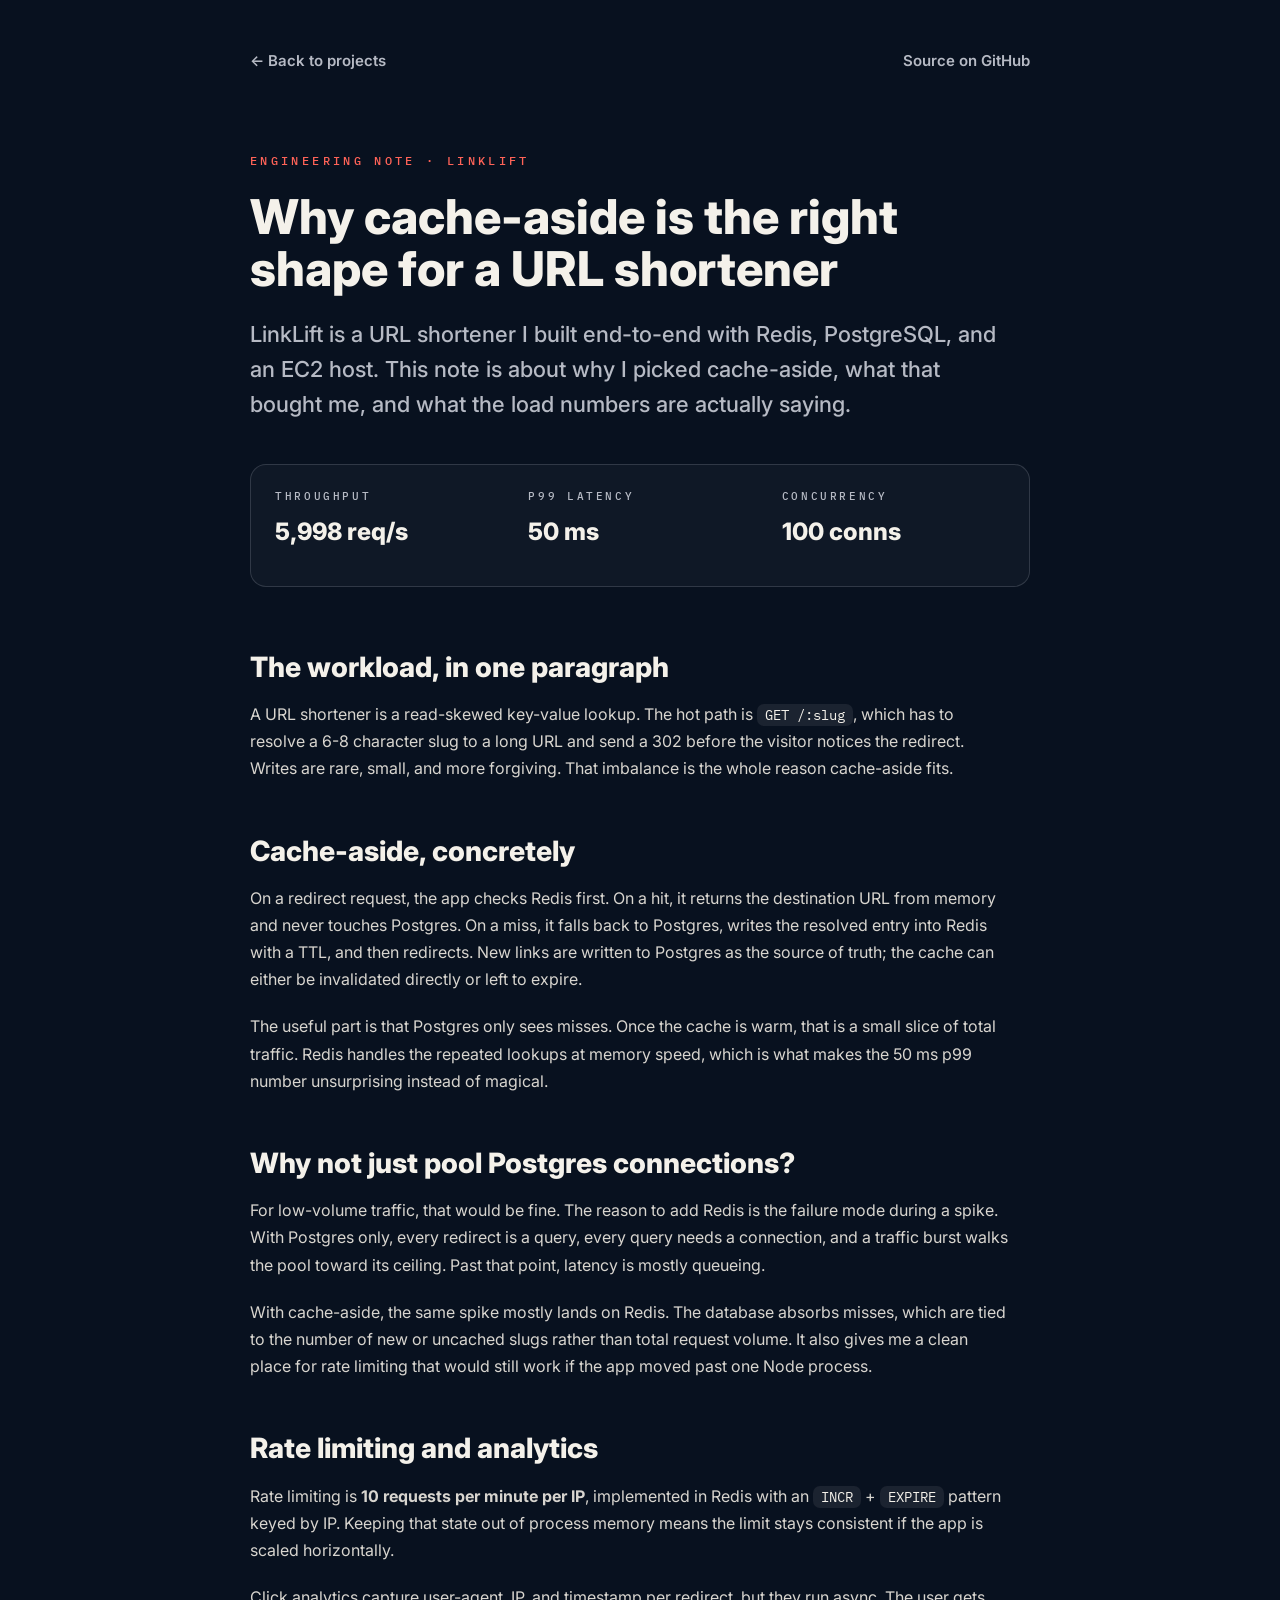
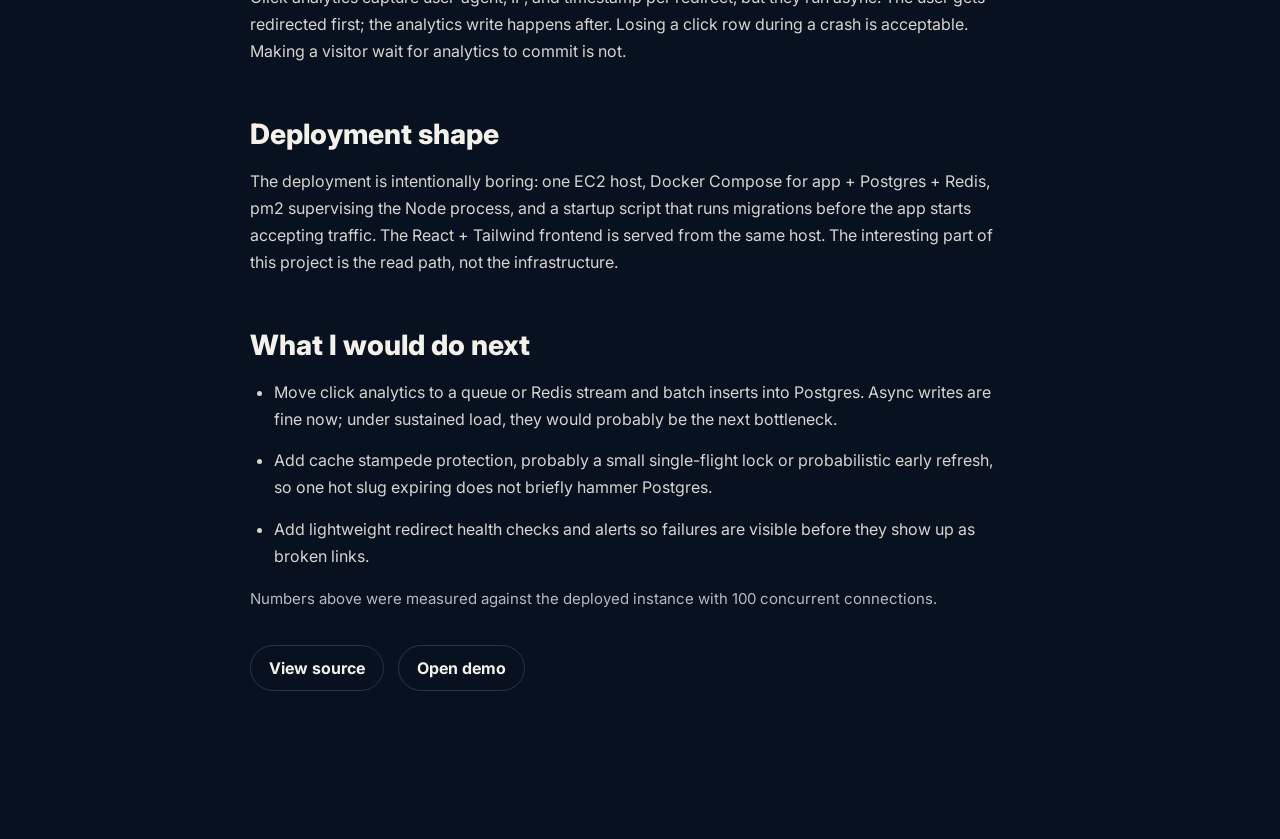
<file: linklift.html>
<!doctype html>
<html lang="en">
  <head>
    <meta charset="UTF-8" />
    <meta name="viewport" content="width=device-width, initial-scale=1.0" />
    <title>LinkLift: Cache-Aside Notes | Kobe Guo</title>
    <meta
      name="description"
      content="A short engineering note on why LinkLift uses cache-aside with Redis and PostgreSQL for fast URL redirects."
    />
    <meta name="theme-color" content="#08111f" />
    <link rel="canonical" href="https://kobeguo.com/linklift.html" />
    <link rel="icon" href="./assets/logo.png" type="image/png" />
    <link rel="preconnect" href="https://fonts.googleapis.com" />
    <link rel="preconnect" href="https://fonts.gstatic.com" crossorigin />
    <link
      href="https://fonts.googleapis.com/css2?family=Inter:wght@400;500;600;700;800&family=IBM+Plex+Mono:wght@400;500;600&display=swap"
      rel="stylesheet"
    />
    <style>
      :root {
        --bg: #08111f;
        --panel: #101827;
        --panel-border: rgba(214, 222, 235, 0.16);
        --ink: #f4f1ea;
        --muted: #b6bac4;
        --soft: #d8d5cf;
        --accent: #ff6358;
        --code-bg: rgba(244, 241, 234, 0.08);
      }

      * {
        box-sizing: border-box;
      }

      html {
        scroll-behavior: smooth;
      }

      body {
        margin: 0;
        background: var(--bg);
        color: var(--ink);
        font-family: "Inter", system-ui, -apple-system, sans-serif;
        font-size: 16px;
        line-height: 1.7;
      }

      a {
        color: inherit;
        text-decoration: none;
      }

      .wrap {
        width: min(100% - 48px, 780px);
        margin: 0 auto;
        padding: 48px 0 96px;
      }

      .topbar {
        display: flex;
        justify-content: space-between;
        align-items: center;
        gap: 24px;
        margin-bottom: 76px;
        color: var(--muted);
        font-size: 15px;
        font-weight: 600;
      }

      .topbar a {
        border-bottom: 1px solid transparent;
        transition: color 0.2s ease, border-color 0.2s ease;
      }

      .topbar a:hover,
      .topbar a:focus-visible {
        color: var(--ink);
        border-bottom-color: var(--accent);
      }

      .eyebrow {
        margin: 0 0 20px;
        color: var(--accent);
        font-family: "IBM Plex Mono", monospace;
        font-size: 12px;
        font-weight: 500;
        letter-spacing: 0.28em;
        text-transform: uppercase;
      }

      h1,
      h2,
      p,
      ul {
        margin-top: 0;
      }

      h1 {
        max-width: 720px;
        margin-bottom: 22px;
        color: var(--ink);
        font-size: clamp(36px, 4.2vw, 48px);
        font-weight: 800;
        line-height: 1.08;
        letter-spacing: 0;
      }

      .lede {
        max-width: 760px;
        margin-bottom: 42px;
        color: var(--muted);
        font-size: clamp(18px, 2vw, 22px);
        font-weight: 500;
        line-height: 1.6;
      }

      .metrics {
        display: grid;
        grid-template-columns: repeat(3, 1fr);
        gap: 30px;
        margin-bottom: 64px;
        border: 1px solid var(--panel-border);
        border-radius: 16px;
        background: rgba(255, 255, 255, 0.03);
        padding: 22px 24px;
      }

      .metric-label {
        margin-bottom: 14px;
        color: var(--muted);
        font-family: "IBM Plex Mono", monospace;
        font-size: 11px;
        font-weight: 500;
        letter-spacing: 0.24em;
        text-transform: uppercase;
      }

      .metric-value {
        color: var(--ink);
        font-size: 24px;
        font-weight: 800;
        line-height: 1;
      }

      article {
        max-width: 760px;
      }

      section {
        margin-bottom: 52px;
      }

      h2 {
        margin-bottom: 18px;
        color: var(--ink);
        font-size: clamp(24px, 2.6vw, 28px);
        font-weight: 800;
        line-height: 1.15;
        letter-spacing: 0;
      }

      p,
      li {
        color: var(--soft);
      }

      p {
        margin-bottom: 20px;
      }

      ul {
        padding-left: 24px;
      }

      li + li {
        margin-top: 14px;
      }

      code {
        border-radius: 7px;
        background: var(--code-bg);
        padding: 2px 8px;
        color: var(--ink);
        font-family: "IBM Plex Mono", monospace;
        font-size: 0.88em;
        white-space: nowrap;
      }

      .note {
        color: var(--muted);
        font-size: 15px;
      }

      .links {
        display: flex;
        flex-wrap: wrap;
        gap: 14px;
        margin-top: 34px;
      }

      .button {
        display: inline-flex;
        align-items: center;
        justify-content: center;
        min-height: 46px;
        border: 1px solid var(--panel-border);
        border-radius: 999px;
        padding: 8px 18px;
        color: var(--ink);
        font-size: 16px;
        font-weight: 700;
        transition: background 0.2s ease, border-color 0.2s ease;
      }

      .button:hover,
      .button:focus-visible {
        border-color: var(--accent);
        background: rgba(255, 99, 88, 0.12);
      }

      @media (max-width: 720px) {
        body {
          font-size: 16px;
        }

        .wrap {
          width: min(100% - 36px, 780px);
          padding-top: 30px;
        }

        .topbar {
          margin-bottom: 64px;
          font-size: 16px;
        }

        .metrics {
          grid-template-columns: 1fr;
          gap: 26px;
          margin-bottom: 64px;
          padding: 24px 22px;
        }

        .lede {
          margin-bottom: 42px;
        }
      }
    </style>
  </head>
  <body>
    <main class="wrap">
      <nav class="topbar" aria-label="Page navigation">
        <a href="./index.html#projects">&larr; Back to projects</a>
        <a
          href="https://github.com/KobeGuo99/url-shortener"
          target="_blank"
          rel="noopener noreferrer"
          >Source on GitHub</a
        >
      </nav>

      <p class="eyebrow">Engineering Note &middot; LinkLift</p>
      <h1>Why cache-aside is the right shape for a URL shortener</h1>
      <p class="lede">
        LinkLift is a URL shortener I built end-to-end with Redis, PostgreSQL,
        and an EC2 host. This note is about why I picked cache-aside, what that
        bought me, and what the load numbers are actually saying.
      </p>

      <div class="metrics" aria-label="Load test highlights">
        <div>
          <p class="metric-label">Throughput</p>
          <p class="metric-value">5,998 req/s</p>
        </div>
        <div>
          <p class="metric-label">p99 latency</p>
          <p class="metric-value">50 ms</p>
        </div>
        <div>
          <p class="metric-label">Concurrency</p>
          <p class="metric-value">100 conns</p>
        </div>
      </div>

      <article>
        <section>
          <h2>The workload, in one paragraph</h2>
          <p>
            A URL shortener is a read-skewed key-value lookup. The hot path is
            <code>GET /:slug</code>, which has to resolve a 6-8 character slug
            to a long URL and send a 302 before the visitor notices the
            redirect. Writes are rare, small, and more forgiving. That imbalance
            is the whole reason cache-aside fits.
          </p>
        </section>

        <section>
          <h2>Cache-aside, concretely</h2>
          <p>
            On a redirect request, the app checks Redis first. On a hit, it
            returns the destination URL from memory and never touches Postgres.
            On a miss, it falls back to Postgres, writes the resolved entry into
            Redis with a TTL, and then redirects. New links are written to
            Postgres as the source of truth; the cache can either be invalidated
            directly or left to expire.
          </p>
          <p>
            The useful part is that Postgres only sees misses. Once the cache is
            warm, that is a small slice of total traffic. Redis handles the
            repeated lookups at memory speed, which is what makes the 50 ms p99
            number unsurprising instead of magical.
          </p>
        </section>

        <section>
          <h2>Why not just pool Postgres connections?</h2>
          <p>
            For low-volume traffic, that would be fine. The reason to add Redis
            is the failure mode during a spike. With Postgres only, every
            redirect is a query, every query needs a connection, and a traffic
            burst walks the pool toward its ceiling. Past that point, latency is
            mostly queueing.
          </p>
          <p>
            With cache-aside, the same spike mostly lands on Redis. The database
            absorbs misses, which are tied to the number of new or uncached
            slugs rather than total request volume. It also gives me a clean
            place for rate limiting that would still work if the app moved past
            one Node process.
          </p>
        </section>

        <section>
          <h2>Rate limiting and analytics</h2>
          <p>
            Rate limiting is <strong>10 requests per minute per IP</strong>,
            implemented in Redis with an <code>INCR</code> + <code>EXPIRE</code>
            pattern keyed by IP. Keeping that state out of process memory means
            the limit stays consistent if the app is scaled horizontally.
          </p>
          <p>
            Click analytics capture user-agent, IP, and timestamp per redirect,
            but they run async. The user gets redirected first; the analytics
            write happens after. Losing a click row during a crash is acceptable.
            Making a visitor wait for analytics to commit is not.
          </p>
        </section>

        <section>
          <h2>Deployment shape</h2>
          <p>
            The deployment is intentionally boring: one EC2 host, Docker Compose
            for app + Postgres + Redis, pm2 supervising the Node process, and a
            startup script that runs migrations before the app starts accepting
            traffic. The React + Tailwind frontend is served from the same host.
            The interesting part of this project is the read path, not the
            infrastructure.
          </p>
        </section>

        <section>
          <h2>What I would do next</h2>
          <ul>
            <li>
              Move click analytics to a queue or Redis stream and batch inserts
              into Postgres. Async writes are fine now; under sustained load,
              they would probably be the next bottleneck.
            </li>
            <li>
              Add cache stampede protection, probably a small single-flight lock
              or probabilistic early refresh, so one hot slug expiring does not
              briefly hammer Postgres.
            </li>
            <li>
              Add lightweight redirect health checks and alerts so failures are
              visible before they show up as broken links.
            </li>
          </ul>
          <p class="note">
            Numbers above were measured against the deployed instance with 100
            concurrent connections.
          </p>
          <div class="links">
            <a
              class="button"
              href="https://github.com/KobeGuo99/url-shortener"
              target="_blank"
              rel="noopener noreferrer"
              >View source</a
            >
            <a
              class="button"
              href="https://3.219.205.122/"
              target="_blank"
              rel="noopener noreferrer"
              >Open demo</a
            >
          </div>
        </section>
      </article>
    </main>
  </body>
</html>
</file>
<file: style.css>
@import url("https://fonts.googleapis.com/css2?family=IBM+Plex+Mono:wght@400;500;600&family=Space+Grotesk:wght@400;500;700&display=swap");

:root {
  --color-bg: #f6f1e8;
  --color-bg-alt: #ece1cf;
  --color-surface: rgba(255, 250, 242, 0.82);
  --color-surface-strong: #fffaf2;
  --color-panel: #101826;
  --color-panel-soft: #192233;
  --color-text: #101828;
  --color-text-muted: #536072;
  --color-white: #ffffff;
  --color-accent: #d46a3b;
  --color-accent-strong: #ba5528;
  --color-accent-soft: rgba(212, 106, 59, 0.12);
  --color-gold: #9d8756;
  --color-border: rgba(16, 24, 40, 0.1);
  --color-shadow: rgba(16, 24, 40, 0.16);
  --shadow-lg: 0 28px 80px rgba(16, 24, 40, 0.16);
  --shadow-md: 0 18px 36px rgba(16, 24, 40, 0.12);
  --max-width: 1180px;
  --radius-xl: 30px;
  --radius-lg: 22px;
  --radius-md: 16px;
}

body.dark-theme {
  --color-bg: #0b1220;
  --color-bg-alt: #111a2d;
  --color-surface: rgba(17, 27, 47, 0.82);
  --color-surface-strong: #101a2d;
  --color-panel: #09111d;
  --color-panel-soft: #111d31;
  --color-text: #f3f6fc;
  --color-text-muted: #9ca9bf;
  --color-accent: #ff8b57;
  --color-accent-strong: #ff7137;
  --color-accent-soft: rgba(255, 139, 87, 0.12);
  --color-border: rgba(255, 255, 255, 0.12);
  --color-shadow: rgba(0, 0, 0, 0.35);
}

* {
  margin: 0;
  padding: 0;
  box-sizing: border-box;
}

html {
  scroll-behavior: auto;
}

body {
  min-height: 100vh;
  background:
    radial-gradient(
      circle at top left,
      rgba(212, 106, 59, 0.12),
      transparent 34%
    ),
    radial-gradient(
      circle at top right,
      rgba(157, 135, 86, 0.1),
      transparent 28%
    ),
    linear-gradient(
      180deg,
      var(--color-bg) 0%,
      var(--color-surface-strong) 100%
    );
  color: var(--color-text);
  font-family: "Space Grotesk", sans-serif;
  transition:
    background-color 300ms ease,
    color 300ms ease;
}

main {
  display: block;
}

section {
  position: relative;
  background: transparent;
}

li {
  list-style: none;
}

p {
  font-size: 16px;
  line-height: 1.75;
}

a {
  color: inherit;
  text-decoration: none;
}

button,
input,
textarea {
  font: inherit;
}

button {
  cursor: pointer;
}

button,
.nav__link--button,
.footer__social--button,
.text-button {
  border: none;
  background: none;
}

img {
  max-width: 100%;
}

input,
textarea {
  width: 100%;
  border: 1px solid transparent;
  border-radius: 12px;
  background: rgba(255, 255, 255, 0.08);
  color: var(--color-white);
  outline: none;
  transition:
    border-color 200ms ease,
    background-color 200ms ease,
    transform 200ms ease;
}

input {
  min-height: 52px;
  padding: 0 16px;
}

textarea {
  min-height: 130px;
  padding: 14px 16px;
  resize: vertical;
}

input:hover,
textarea:hover {
  border-color: rgba(255, 255, 255, 0.16);
}

input:focus,
textarea:focus {
  border-color: var(--color-accent);
  background: rgba(255, 255, 255, 0.12);
}

label {
  display: inline-block;
  margin-bottom: 8px;
  font-size: 13px;
  font-weight: 700;
  letter-spacing: 0.08em;
  text-transform: uppercase;
}

a:focus-visible,
button:focus-visible,
input:focus-visible,
textarea:focus-visible {
  outline: 3px solid var(--color-accent);
  outline-offset: 4px;
}

.container {
  width: 100%;
  padding: 72px 0;
}

.row {
  width: 100%;
  max-width: var(--max-width);
  margin: 0 auto;
  padding: 0 20px;
}

.click {
  transition:
    transform 260ms ease,
    box-shadow 260ms ease;
}

@media (hover: hover) and (pointer: fine) {
  .click:hover {
    transform: translateY(-2px);
  }
}

.orange {
  color: var(--color-accent) !important;
}

.school-accent {
  color: var(--color-gold) !important;
}

.text-button {
  padding: 0;
  color: inherit;
}

.link__hover-effect {
  position: relative;
}

.link__hover-effect::after {
  content: "";
  position: absolute;
  left: 0;
  bottom: -5px;
  width: 100%;
  height: 2px;
  transform: scaleX(0);
  transform-origin: right;
  transition: transform 220ms ease;
}

.link__hover-effect--white::after {
  background: var(--color-white);
}

.link__hover-effect--black::after {
  background: currentColor;
}

@media (hover: hover) and (pointer: fine) {
  .link__hover-effect:hover::after,
  .link__hover-effect:focus-visible::after {
    transform: scaleX(1);
    transform-origin: left;
  }
}

.button {
  display: inline-flex;
  align-items: center;
  justify-content: center;
  min-height: 52px;
  padding: 0 22px;
  border-radius: 999px;
  font-size: 15px;
  font-weight: 700;
  letter-spacing: 0.01em;
  transition:
    transform 220ms ease,
    box-shadow 220ms ease,
    background-color 220ms ease,
    border-color 220ms ease,
    color 220ms ease;
}

.button--primary {
  background: linear-gradient(
    135deg,
    var(--color-accent),
    var(--color-accent-strong)
  );
  color: var(--color-white);
  box-shadow: 0 16px 30px rgba(212, 106, 59, 0.24);
}

.button--secondary {
  border: 1px solid var(--color-border);
  background: rgba(255, 255, 255, 0.46);
  color: var(--color-text);
  backdrop-filter: blur(14px);
}

.dark-theme .button--secondary {
  background: rgba(255, 255, 255, 0.04);
  color: var(--color-text);
}

@media (hover: hover) and (pointer: fine) {
  .button:hover {
    transform: translateY(-2px);
  }

  .button--secondary:hover {
    border-color: rgba(212, 106, 59, 0.35);
    background: rgba(255, 255, 255, 0.7);
  }

  .dark-theme .button--secondary:hover {
    background: rgba(255, 255, 255, 0.08);
  }
}

#landing-page {
  min-height: 100vh;
  overflow: clip;
}

#landing-page::before {
  content: "";
  position: absolute;
  inset: 0;
  background-image:
    linear-gradient(rgba(16, 24, 40, 0.06) 1px, transparent 1px),
    linear-gradient(90deg, rgba(16, 24, 40, 0.06) 1px, transparent 1px);
  background-size: 42px 42px;
  opacity: 0.4;
  mask-image: linear-gradient(180deg, rgba(0, 0, 0, 0.8), transparent 85%);
  pointer-events: none;
}

.dark-theme #landing-page::before {
  background-image:
    linear-gradient(rgba(255, 255, 255, 0.04) 1px, transparent 1px),
    linear-gradient(90deg, rgba(255, 255, 255, 0.04) 1px, transparent 1px);
}

#landing-page::after {
  content: "";
  position: absolute;
  inset: auto -18% 8% auto;
  width: 520px;
  height: 520px;
  border-radius: 50%;
  background: radial-gradient(
    circle,
    rgba(212, 106, 59, 0.18) 0%,
    rgba(212, 106, 59, 0.03) 52%,
    transparent 72%
  );
  filter: blur(12px);
  pointer-events: none;
}

nav {
  position: relative;
  z-index: 2;
  display: flex;
  align-items: center;
  justify-content: space-between;
  width: 100%;
  max-width: calc(var(--max-width) + 40px);
  margin: 0 auto;
  padding: 24px 20px 0;
}

.brand-mark {
  display: inline-flex;
  align-items: center;
  gap: 14px;
}

#personal-logo {
  width: 74px;
  height: auto;
  filter: invert(1);
}

.dark-theme #personal-logo {
  filter: none;
}

.brand-mark__text {
  display: flex;
  flex-direction: column;
  gap: 2px;
}

.brand-mark__name {
  font-size: 16px;
  font-weight: 700;
  letter-spacing: 0.02em;
}

.brand-mark__role {
  font-family: "IBM Plex Mono", monospace;
  font-size: 11px;
  letter-spacing: 0.12em;
  text-transform: uppercase;
  color: var(--color-text-muted);
}

.nav__link--list {
  display: flex;
  align-items: center;
  gap: 24px;
}

.nav__link {
  margin: 0;
}

.nav__link--anchor {
  color: var(--color-text);
  font-size: 15px;
  font-weight: 700;
}

.nav__link--button {
  padding: 0;
}

.header {
  position: relative;
  z-index: 2;
  width: 100%;
  max-width: var(--max-width);
  margin: 0 auto;
  padding: 92px 20px 140px;
}

.header__content {
  display: grid;
  grid-template-columns: minmax(0, 1.15fr) minmax(320px, 0.85fr);
  gap: 44px;
  align-items: start;
}

.header__copy {
  max-width: 680px;
}

.header__eyebrow,
.section__eyebrow,
.project__number,
.project__impact,
.hero__card-chip,
.hero__card-status {
  font-family: "IBM Plex Mono", monospace;
}

.header__eyebrow {
  margin-bottom: 18px;
  color: var(--color-text-muted);
  font-size: 12px;
  font-weight: 600;
  letter-spacing: 0.16em;
  text-transform: uppercase;
}

.title {
  font-size: clamp(3.8rem, 9vw, 6.9rem);
  line-height: 0.94;
  letter-spacing: -0.05em;
}

.header__para {
  margin-top: 22px;
  max-width: 640px;
  color: var(--color-text-muted);
  font-size: clamp(18px, 2.1vw, 22px);
}

.header__actions {
  display: flex;
  flex-wrap: wrap;
  gap: 14px;
  margin-top: 28px;
}

.header__pill-list {
  display: flex;
  flex-wrap: wrap;
  gap: 10px;
  margin-top: 24px;
}

.header__pill {
  border: 1px solid var(--color-border);
  border-radius: 999px;
  padding: 10px 14px;
  background: rgba(255, 255, 255, 0.46);
  backdrop-filter: blur(14px);
  font-size: 14px;
  font-weight: 600;
}

.dark-theme .header__pill {
  background: rgba(255, 255, 255, 0.04);
}

.social__list {
  display: flex;
  gap: 12px;
  margin-top: 26px;
}

.social__link {
  display: inline-flex;
  align-items: center;
  justify-content: center;
  width: 46px;
  height: 46px;
  border: 1px solid var(--color-border);
  border-radius: 16px;
  background: rgba(255, 255, 255, 0.56);
  color: var(--color-text);
  font-size: 20px;
  backdrop-filter: blur(16px);
  box-shadow: var(--shadow-md);
}

.dark-theme .social__link {
  background: rgba(255, 255, 255, 0.05);
}

.hero__spotlight {
  display: flex;
  flex-direction: column;
  gap: 18px;
}

.hero__card,
.project__wrapper,
.footer__row {
  backdrop-filter: blur(18px);
}

.hero__card {
  position: relative;
  overflow: hidden;
  border: 1px solid rgba(255, 255, 255, 0.08);
  border-radius: var(--radius-xl);
  background:
    radial-gradient(
      circle at top right,
      rgba(255, 139, 87, 0.18),
      transparent 30%
    ),
    linear-gradient(180deg, var(--color-panel-soft), var(--color-panel));
  color: var(--color-white);
  padding: 22px;
  box-shadow: 0 30px 60px rgba(8, 16, 30, 0.28);
}

.hero__card-top {
  display: flex;
  flex-wrap: wrap;
  gap: 12px;
  align-items: center;
  justify-content: space-between;
  margin-bottom: 18px;
}

.hero__card-chip,
.hero__card-status,
.project__impact {
  display: inline-flex;
  align-items: center;
  gap: 8px;
  min-height: 32px;
  padding: 0 12px;
  border-radius: 999px;
  font-size: 11px;
  font-weight: 600;
  letter-spacing: 0.12em;
  text-transform: uppercase;
}

.hero__card-chip {
  background: rgba(255, 255, 255, 0.1);
}

.hero__card-status {
  color: rgba(255, 255, 255, 0.8);
}

.hero__card-status-dot {
  width: 9px;
  height: 9px;
  border-radius: 50%;
  background: #65d685;
  box-shadow: 0 0 0 6px rgba(101, 214, 133, 0.12);
}

.hero__summary {
  display: grid;
  gap: 18px;
  padding: 4px 2px 2px;
}

.hero__summary-label {
  font-family: "IBM Plex Mono", monospace;
  font-size: 11px;
  font-weight: 600;
  letter-spacing: 0.14em;
  text-transform: uppercase;
}

.hero__summary-snippet {
  display: grid;
  gap: 8px;
  padding: 18px 18px 16px;
  border: 1px solid rgba(255, 255, 255, 0.08);
  border-radius: 24px;
  background: rgba(255, 255, 255, 0.03);
  font-family: "IBM Plex Mono", monospace;
  font-size: 13px;
  line-height: 1.7;
}

.hero__summary-copy {
  max-width: 46ch;
  color: rgba(255, 255, 255, 0.74);
  font-size: 15px;
  line-height: 1.7;
}

.hero__summary-line {
  display: grid;
  grid-template-columns: 28px minmax(0, 1fr);
  gap: 12px;
  align-items: start;
}

.hero__summary-line-number {
  color: rgba(255, 255, 255, 0.28);
  font-size: 12px;
  user-select: none;
}

.hero__summary-line-text {
  color: rgba(255, 255, 255, 0.84);
}

.hero__summary-key {
  color: #ffcfab;
}

.hero__summary-value {
  color: #9fe0ff;
}

.hero__summary-grid {
  display: grid;
  gap: 12px;
}

.hero__summary-item {
  padding: 16px 18px;
  border: 1px solid rgba(255, 255, 255, 0.08);
  border-radius: 22px;
  background: rgba(255, 255, 255, 0.03);
}

.hero__summary-label {
  color: #9fe0ff;
}

.hero__summary-text {
  margin-top: 8px;
  color: rgba(255, 255, 255, 0.88);
  font-size: 15px;
  line-height: 1.7;
}

.hero__summary-pills {
  display: flex;
  flex-wrap: wrap;
  gap: 10px;
}

.hero__summary-pill {
  display: inline-flex;
  align-items: center;
  min-height: 34px;
  padding: 0 12px;
  border: 1px solid rgba(255, 255, 255, 0.08);
  border-radius: 999px;
  background: rgba(255, 255, 255, 0.05);
  color: rgba(255, 255, 255, 0.82);
  font-family: "IBM Plex Mono", monospace;
  font-size: 12px;
  font-weight: 500;
}

.mail__btn {
  position: fixed;
  right: 28px;
  bottom: 28px;
  z-index: 30;
  display: inline-flex;
  align-items: center;
  justify-content: center;
  width: 68px;
  height: 68px;
  border-radius: 22px;
  background: linear-gradient(
    135deg,
    var(--color-panel-soft),
    var(--color-panel)
  );
  color: var(--color-white);
  font-size: 30px;
  box-shadow: 0 22px 44px rgba(8, 16, 30, 0.28);
}

.dark-theme .mail__btn {
  background: linear-gradient(
    135deg,
    rgba(255, 255, 255, 0.08),
    rgba(255, 255, 255, 0.02)
  );
}

.scroll {
  position: absolute;
  left: 50%;
  bottom: 26px;
  z-index: 2;
  transform: translateX(-50%);
}

.scroll__icon {
  display: flex;
  align-items: center;
  justify-content: center;
  width: 26px;
  height: 40px;
  border: 2px solid currentColor;
  border-radius: 999px;
  color: var(--color-text);
}

.scroll__icon::after {
  content: "";
  width: 5px;
  height: 7px;
  border-radius: 999px;
  background: currentColor;
  animation: scroll 1000ms infinite alternate-reverse;
}

@keyframes scroll {
  0% {
    transform: translateY(4px);
  }

  100% {
    transform: translateY(-4px);
  }
}

.modal--open {
  overflow: hidden;
}

.modal__backdrop {
  position: fixed;
  inset: 0;
  z-index: 70;
  background: rgba(8, 12, 20, 0.64);
  will-change: opacity;
  opacity: 0;
  visibility: hidden;
  pointer-events: none;
  transition:
    opacity 220ms ease,
    visibility 220ms ease;
}

.modal--open .modal__backdrop {
  opacity: 1;
  visibility: visible;
  pointer-events: auto;
}

.modal {
  position: fixed;
  top: 50%;
  left: 50%;
  z-index: 80;
  display: flex;
  width: min(94%, 1120px);
  min-height: 710px;
  border: 1px solid var(--color-border);
  border-radius: 34px;
  overflow: hidden;
  background: var(--color-surface);
  box-shadow: 0 34px 90px rgba(8, 12, 20, 0.26);
  contain: layout paint;
  will-change: opacity, transform;
  opacity: 0;
  visibility: hidden;
  pointer-events: none;
  transform: translate(-50%, -48%);
  transition:
    opacity 220ms ease,
    visibility 220ms ease,
    transform 220ms ease;
}

.modal--open .modal {
  opacity: 1;
  visibility: visible;
  pointer-events: auto;
  transform: translate(-50%, -50%);
}

.modal__half {
  position: relative;
  width: 50%;
  padding: 44px 42px;
}

.modal__about {
  background:
    radial-gradient(
      circle at top right,
      rgba(212, 106, 59, 0.12),
      transparent 28%
    ),
    linear-gradient(
      180deg,
      var(--color-surface-strong),
      var(--color-surface-strong)
    );
  color: var(--color-text);
}

.modal__contact {
  display: flex;
  flex-direction: column;
  justify-content: center;
  background:
    radial-gradient(
      circle at top right,
      rgba(255, 139, 87, 0.16),
      transparent 32%
    ),
    linear-gradient(180deg, var(--color-panel-soft), var(--color-panel));
  color: var(--color-white);
}

.modal__title {
  font-size: 34px;
  line-height: 1.05;
}

.modal__sub-title {
  margin: 16px 0 20px;
  color: var(--color-text-muted);
  font-size: 15px;
  line-height: 1.7;
}

.modal__contact .modal__sub-title {
  color: rgba(255, 255, 255, 0.76);
}

.modal__para {
  color: var(--color-text-muted);
  font-size: 16px;
}

.modal__languages {
  display: grid;
  grid-template-columns: repeat(3, minmax(0, 1fr));
  gap: 16px;
  margin-top: 26px;
}

.modal__language {
  display: flex;
  flex-direction: column;
  align-items: center;
  gap: 12px;
  padding: 16px 12px;
  border: 1px solid var(--color-border);
  border-radius: 18px;
  background: rgba(255, 255, 255, 0.58);
  transition:
    transform 220ms ease,
    box-shadow 220ms ease;
}

.dark-theme .modal__language {
  background: rgba(255, 255, 255, 0.04);
}

.modal__language--img {
  width: 100%;
  max-width: 54px;
  aspect-ratio: 1;
  object-fit: contain;
}

.language__name {
  font-size: 14px;
  font-weight: 700;
}

@media (hover: hover) and (pointer: fine) {
  .modal__language:hover {
    transform: translateY(-3px);
    box-shadow: var(--shadow-md);
  }
}

.contact__direct {
  margin-bottom: 20px;
  color: rgba(255, 255, 255, 0.76);
}

.contact__direct-link {
  color: var(--color-accent);
  font-weight: 700;
}

.form__item {
  margin-bottom: 16px;
}

.form__honeypot {
  position: absolute;
  left: -9999px;
  width: 1px;
  height: 1px;
  opacity: 0;
}

.form__submit {
  margin-top: 4px;
  min-height: 52px;
  padding: 0 20px;
  border-radius: 14px;
  background: linear-gradient(
    135deg,
    var(--color-accent),
    var(--color-accent-strong)
  );
  color: var(--color-white);
  font-weight: 700;
  box-shadow: 0 18px 34px rgba(212, 106, 59, 0.2);
}

.contact__status {
  min-height: 24px;
  margin-top: 16px;
  color: #d5ffd6;
  font-size: 14px;
}

.contact__status.is-error {
  color: #ffc4b0;
}

.contact__status-link {
  color: inherit;
  font-weight: 700;
  text-decoration: underline;
}

.modal__overlay {
  position: absolute;
  inset: 0;
  z-index: -1;
  display: none;
  align-items: center;
  justify-content: center;
  text-align: center;
}

.modal__overlay--loading {
  background: var(--color-panel);
  font-size: 84px;
}

.modal__overlay--success {
  background: linear-gradient(180deg, #2f9951, #247d42);
  padding: 26px;
  font-size: 30px;
  font-weight: 700;
  line-height: 1.4;
}

.modal__overlay--visible {
  z-index: 3;
  display: flex;
}

.modal__overlay--loading .bx-loader-circle {
  animation: spinner 750ms linear infinite;
}

@keyframes spinner {
  from {
    transform: rotate(0);
  }

  to {
    transform: rotate(360deg);
  }
}

.modal__exit {
  position: absolute;
  top: 22px;
  right: 22px;
  z-index: 4;
  color: var(--color-white);
  font-size: 34px;
}

#projects {
  padding-bottom: 56px;
}

.section__copy {
  max-width: 760px;
  margin-bottom: 52px;
}

.section__eyebrow {
  color: var(--color-text-muted);
  font-size: 12px;
  font-weight: 600;
  letter-spacing: 0.16em;
  text-transform: uppercase;
}

.section__title {
  margin-top: 14px;
  font-size: clamp(2.4rem, 5vw, 4.4rem);
  line-height: 0.96;
  letter-spacing: -0.05em;
}

.section__lead {
  margin-top: 18px;
  max-width: 680px;
  color: var(--color-text-muted);
  font-size: 18px;
}

.experience__grid {
  display: grid;
  grid-template-columns: 1.2fr 1fr;
  gap: 22px;
}

.experience__card {
  content-visibility: auto;
  contain-intrinsic-size: 280px;
  border: 1px solid var(--color-border);
  border-radius: var(--radius-xl);
  background: var(--color-surface);
  box-shadow: var(--shadow-lg);
  padding: 28px;
  transition:
    transform 220ms ease,
    border-color 220ms ease,
    box-shadow 220ms ease;
}

.experience__card--featured {
  display: flex;
  flex-direction: column;
  justify-content: center;
  min-height: 100%;
  background:
    radial-gradient(
      circle at top right,
      rgba(255, 139, 87, 0.12),
      transparent 30%
    ),
    linear-gradient(180deg, var(--color-surface), var(--color-surface-strong));
}

.experience__brand {
  display: flex;
  justify-content: flex-end;
  margin-bottom: 18px;
}

.experience__logo-wrap {
  display: inline-flex;
  align-items: center;
  justify-content: center;
  min-width: 84px;
  min-height: 84px;
  padding: 12px;
  border: 1px solid var(--color-border);
  border-radius: 24px;
  background: rgba(255, 255, 255, 0.68);
  box-shadow: 0 20px 40px rgba(16, 24, 40, 0.08);
}

.dark-theme .experience__logo-wrap {
  background: rgba(255, 255, 255, 0.04);
}

.experience__logo-wrap--brand {
  border-color: rgba(16, 24, 40, 0.08);
  background:
    radial-gradient(
      circle at top left,
      rgba(255, 139, 87, 0.16),
      transparent 42%
    ),
    linear-gradient(180deg, #192233, #101826);
  box-shadow: 0 20px 40px rgba(16, 24, 40, 0.16);
}

.experience__logo-wrap--brand .experience__logo {
  max-width: 58px;
  max-height: 58px;
}

.experience__logo {
  display: block;
  width: auto;
  max-width: 148px;
  max-height: 56px;
  height: auto;
  object-fit: contain;
}

.experience__card-top {
  display: flex;
  align-items: center;
  justify-content: space-between;
  gap: 12px;
  margin-bottom: 16px;
}

.experience__eyebrow,
.experience__badge {
  display: inline-flex;
  align-items: center;
  min-height: 32px;
  padding: 0 12px;
  border-radius: 999px;
  font-family: "IBM Plex Mono", monospace;
  font-size: 11px;
  font-weight: 600;
  letter-spacing: 0.12em;
  text-transform: uppercase;
}

.experience__eyebrow {
  color: var(--color-text-muted);
  background: rgba(255, 255, 255, 0.54);
  border: 1px solid var(--color-border);
}

.dark-theme .experience__eyebrow {
  background: rgba(255, 255, 255, 0.04);
}

.experience__badge {
  color: var(--color-accent-strong);
  background: var(--color-accent-soft);
  border: 1px solid rgba(212, 106, 59, 0.18);
}

.experience__title {
  font-size: clamp(2rem, 4vw, 3rem);
  line-height: 1;
  letter-spacing: -0.04em;
}

.experience__role {
  margin-top: 12px;
  color: var(--color-text-muted);
  font-family: "IBM Plex Mono", monospace;
  font-size: 13px;
  font-weight: 500;
  letter-spacing: 0.06em;
  text-transform: uppercase;
}

.experience__meta {
  display: flex;
  flex-wrap: wrap;
  gap: 10px 18px;
  margin-top: 16px;
  color: var(--color-text-muted);
  font-size: 14px;
  font-weight: 600;
}

.experience__separator {
  align-self: center;
  width: 6px;
  height: 6px;
  border-radius: 50%;
  background: rgba(212, 106, 59, 0.55);
  box-shadow: 0 0 0 6px rgba(212, 106, 59, 0.08);
}

.experience__description {
  margin-top: 18px;
  color: var(--color-text-muted);
  font-size: 16px;
}

@media (hover: hover) and (pointer: fine) {
  .experience__card:hover {
    transform: translateY(-4px);
    border-color: rgba(212, 106, 59, 0.22);
    box-shadow: 0 34px 80px rgba(16, 24, 40, 0.18);
  }

  .experience__card:hover .experience__logo-wrap {
    border-color: rgba(212, 106, 59, 0.22);
  }
}

.project__list {
  display: grid;
  gap: 28px;
}

.project {
  content-visibility: auto;
  contain-intrinsic-size: 460px;
  margin-bottom: 0;
}

.project__wrapper {
  display: grid;
  grid-template-columns: minmax(280px, 0.95fr) minmax(0, 1.05fr);
  align-items: stretch;
  border: 1px solid var(--color-border);
  border-radius: var(--radius-xl);
  background: var(--color-surface);
  box-shadow: var(--shadow-lg);
  overflow: hidden;
  transition:
    transform 220ms ease,
    box-shadow 220ms ease,
    border-color 220ms ease;
}

.project:nth-child(even) .project__img {
  order: 2;
}

.project:nth-child(even) .project__description {
  order: 1;
}

@media (hover: hover) and (pointer: fine) {
  .project__wrapper:hover,
  .project__wrapper:focus-within {
    transform: translateY(-4px);
    border-color: rgba(212, 106, 59, 0.22);
    box-shadow: 0 34px 80px rgba(16, 24, 40, 0.18);
  }

  .project__wrapper:hover .project__img,
  .project__wrapper:focus-within .project__img {
    transform: scale(1.04);
  }
}

.project__img {
  width: 100%;
  height: 100%;
  min-height: 360px;
  object-fit: cover;
  background: var(--color-panel);
  will-change: transform;
  transition: transform 360ms ease;
}

.project__wrapper--bg {
  display: none;
}

.project__description {
  position: static;
  opacity: 1;
  transform: none;
  max-width: none;
  padding: 34px 34px 32px;
  color: var(--color-text);
}

.project__meta {
  display: flex;
  align-items: center;
  gap: 12px;
  margin-bottom: 18px;
}

.project__number {
  color: var(--color-text-muted);
  font-size: 12px;
  font-weight: 600;
  letter-spacing: 0.16em;
  text-transform: uppercase;
}

.project__impact {
  border: 1px solid rgba(212, 106, 59, 0.18);
  background: var(--color-accent-soft);
  color: var(--color-accent-strong);
}

.project__description--title {
  font-size: clamp(2rem, 3vw, 2.7rem);
  line-height: 1;
  letter-spacing: -0.04em;
}

.project__description--sub-title {
  margin-top: 12px;
  color: var(--color-text-muted);
  font-family: "IBM Plex Mono", monospace;
  font-size: 13px;
  font-weight: 500;
  letter-spacing: 0.04em;
  text-transform: uppercase;
}

.project__description--para {
  margin: 18px 0 24px;
  color: var(--color-text-muted);
  font-size: 16px;
}

.project__bullet-list {
  display: grid;
  gap: 10px;
  margin: 18px 0 24px 18px;
  color: var(--color-text-muted);
}

.project__bullet-list li {
  list-style: disc;
  font-size: 15px;
  line-height: 1.65;
}

.project__description--links {
  display: flex;
  flex-wrap: wrap;
  gap: 12px;
}

.project__description--link {
  display: inline-flex;
  align-items: center;
  gap: 10px;
  min-height: 46px;
  padding: 0 16px;
  border: 1px solid var(--color-border);
  border-radius: 999px;
  background: rgba(255, 255, 255, 0.58);
  color: var(--color-text);
  font-size: 14px;
  font-weight: 700;
  transition:
    transform 220ms ease,
    border-color 220ms ease,
    color 220ms ease,
    background-color 220ms ease;
}

.dark-theme .project__description--link {
  background: rgba(255, 255, 255, 0.04);
}

@media (hover: hover) and (pointer: fine) {
  .project__description--link:hover,
  .project__description--link:focus-visible {
    transform: translateY(-2px);
    border-color: rgba(212, 106, 59, 0.28);
    color: var(--color-accent-strong);
  }
}

footer {
  padding: 0 0 36px;
}

.footer__row {
  border: 1px solid var(--color-border);
  border-radius: 28px;
  background: linear-gradient(
    180deg,
    var(--color-panel-soft),
    var(--color-panel)
  );
  box-shadow: 0 26px 60px rgba(8, 16, 30, 0.22);
  padding: 28px 24px;
  color: var(--color-white);
}

.footer__logo--img {
  width: 76px;
  height: auto;
}

.footer__anchor {
  position: relative;
}

.footer__logo--popper {
  position: absolute;
  top: 20px;
  right: 0;
  color: var(--color-white);
  font-weight: 700;
  opacity: 0;
  transition:
    opacity 220ms ease,
    transform 220ms ease;
}

@media (hover: hover) and (pointer: fine) {
  .footer__anchor:hover .footer__logo--popper {
    opacity: 1;
    transform: translateX(58px);
  }
}

.footer__social--list {
  display: flex;
  flex-wrap: wrap;
  justify-content: center;
  gap: 18px;
  width: 100%;
  margin: 24px 0 18px;
}

.footer__social--link,
.footer__copyright {
  color: var(--color-white);
}

.footer__social--button {
  padding: 0;
}

.shape {
  position: fixed;
  opacity: 0.28;
  pointer-events: none;
  will-change: transform;
  transition: opacity 300ms ease;
}

.dark-theme .shape {
  opacity: 0.16;
}

.shape--0 {
  top: 12vh;
  left: 4vw;
}

.shape--1 {
  top: 12vh;
  left: 52vw;
}

.shape--2 {
  top: 14vh;
  left: 84vw;
}

.shape--3 {
  top: 50vh;
  left: 7vw;
}

.shape--4 {
  top: 74vh;
  left: 64vw;
}

.shape--5 {
  top: 48vh;
  left: 86vw;
}

.shape--6 {
  top: 78vh;
  left: 6vw;
}

.shape--7 {
  top: 82vh;
  left: 48vw;
}

.shape--8 {
  top: 80vh;
  left: 82vw;
}

@media (max-width: 1024px) {
  .header__content {
    grid-template-columns: 1fr;
  }

  .header__copy {
    max-width: 100%;
  }

  .hero__spotlight {
    max-width: 760px;
  }

  .experience__grid {
    grid-template-columns: 1fr;
  }

  .project__wrapper {
    grid-template-columns: 1fr;
  }

  .project:nth-child(even) .project__img,
  .project:nth-child(even) .project__description {
    order: initial;
  }

  .project__img {
    min-height: 300px;
  }

  .modal {
    width: min(96%, 1080px);
  }

  .modal__half {
    padding: 38px 32px;
  }
}

@media (max-width: 768px) {
  nav {
    padding-top: 18px;
    align-items: flex-start;
    gap: 16px;
  }

  .brand-mark__text {
    display: none;
  }

  .nav__link--list {
    flex-wrap: wrap;
    justify-content: flex-end;
    gap: 16px;
  }

  .header {
    padding-top: 64px;
    padding-bottom: 120px;
  }

  .header__actions {
    flex-direction: column;
    align-items: stretch;
  }

  .button {
    width: 100%;
  }

  .mail__btn {
    right: 18px;
    bottom: 18px;
    width: 60px;
    height: 60px;
    border-radius: 18px;
    font-size: 26px;
  }

  .modal {
    inset: 12px;
    top: auto;
    left: auto;
    width: auto;
    min-height: auto;
    transform: none;
    border-radius: 24px;
    flex-direction: column;
    overflow-y: auto;
  }

  .modal--open .modal {
    transform: none;
  }

  .modal__half {
    width: 100%;
  }

  .modal__languages {
    grid-template-columns: repeat(2, minmax(0, 1fr));
  }

  .section__copy {
    margin-bottom: 36px;
  }

  .experience__card {
    padding: 24px 22px;
  }

  .experience__brand {
    justify-content: flex-start;
  }

  .experience__logo-wrap {
    min-width: 74px;
    min-height: 74px;
    padding: 10px;
  }

  .project__img {
    min-height: 220px;
  }

  .project__description {
    padding: 28px 22px 24px;
  }

  .scroll,
  .shape {
    display: none;
  }
}

@media (max-width: 480px) {
  .header {
    padding-top: 52px;
  }

  .title {
    font-size: clamp(3rem, 17vw, 4.2rem);
  }

  .header__para,
  .section__lead {
    font-size: 17px;
  }

  .project__meta {
    flex-direction: column;
    align-items: flex-start;
  }

  .experience__card-top {
    flex-direction: column;
    align-items: flex-start;
  }

  .hero__summary-item {
    padding: 14px 16px;
  }

  .hero__summary-snippet {
    padding: 16px 16px 14px;
    font-size: 12px;
  }

  .project__description--links {
    flex-direction: column;
  }

  .project__description--link {
    width: 100%;
    justify-content: center;
  }

  .footer__row {
    padding: 24px 18px;
  }
}

@media (prefers-reduced-motion: reduce) {
  html {
    scroll-behavior: auto;
  }

  *,
  *::before,
  *::after {
    animation: none !important;
    transition: none !important;
  }
}
</file>
